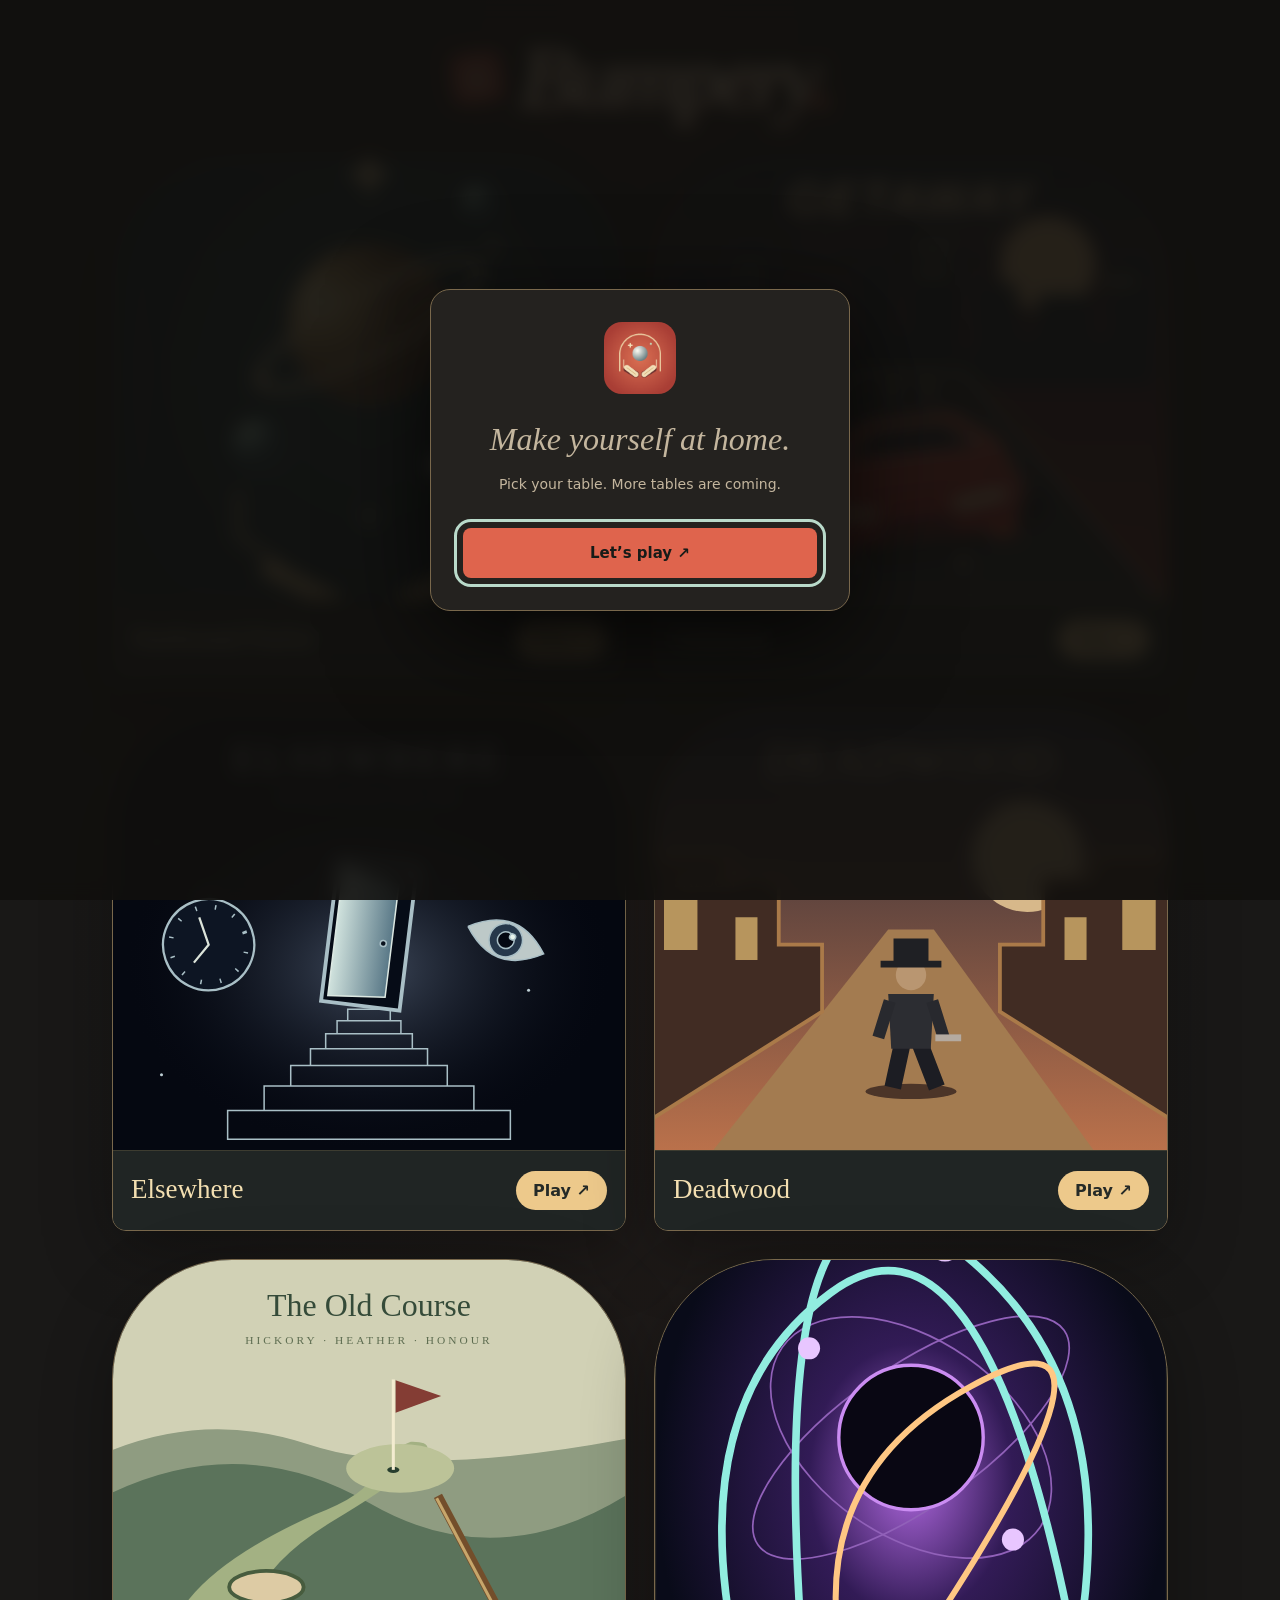
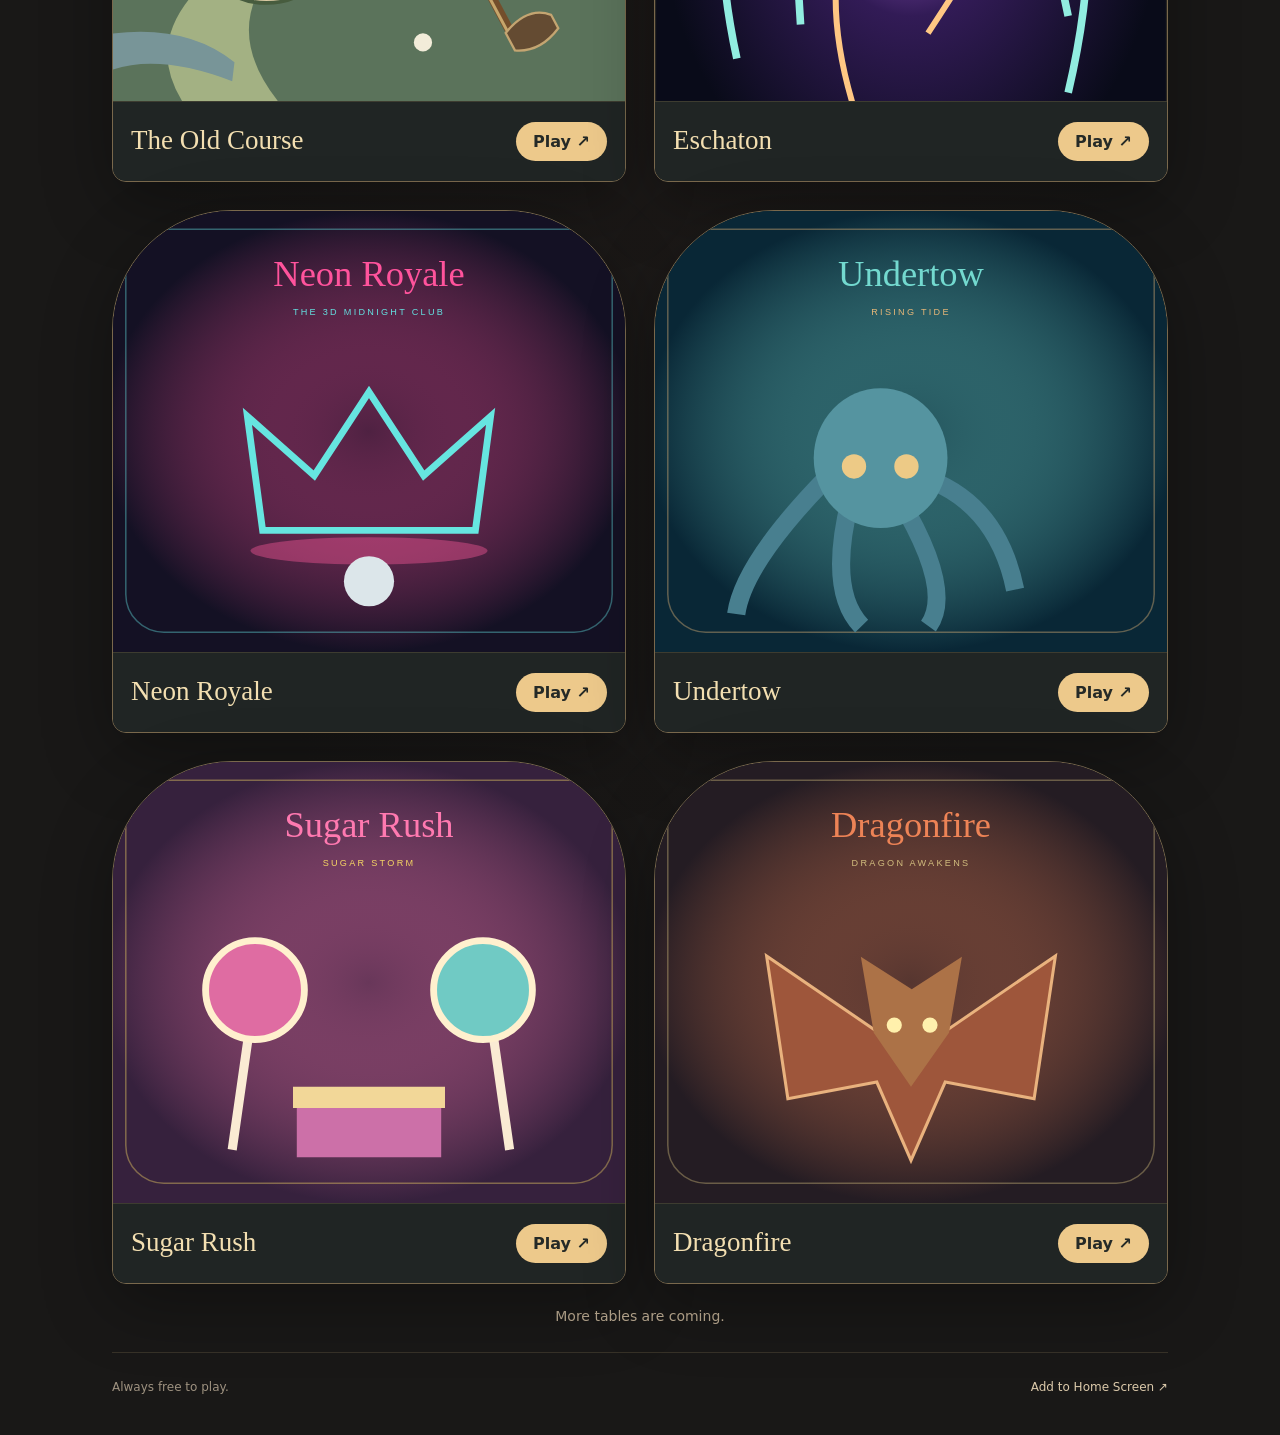
<file: extension/index.html>
<!doctype html>
<html lang="en">
<head>
<meta charset="utf-8"><meta name="viewport" content="width=device-width, initial-scale=1, viewport-fit=cover">
<meta name="theme-color" content="#191817"><meta name="color-scheme" content="dark">
<meta name="apple-mobile-web-app-capable" content="yes"><meta name="mobile-web-app-capable" content="yes"><meta name="apple-mobile-web-app-status-bar-style" content="black-translucent"><meta name="apple-mobile-web-app-title" content="Bumpery">
<meta name="description" content="Bumpery. A little place for pinball. Explore five original tables, save it to your Home Screen, and come back for more tables.">
<title>Bumpery</title><link rel="icon" href="icon.svg" type="image/svg+xml"><link rel="manifest" href="app.webmanifest"><link rel="apple-touch-icon" sizes="180x180" href="icons/apple-touch-icon.png"><link rel="stylesheet" href="lobby.css">
<script src="tables.js" defer></script><script src="lobby.js" defer></script><script src="pwa.js" defer></script>
</head>
<body class="lobby">
<main class="arcade">
  <header class="brand"><img src="icon.svg" width="52" height="52" alt=""><h1>Bumpery<span aria-hidden="true">.</span></h1></header>
  <div id="table-list" class="table-list" aria-label="Pinball tables"></div>
  <p class="coming">More tables are coming.</p>
  <footer><span>Always free to play.</span><button id="install" type="button">Add to Home Screen ↗</button></footer>
  <noscript><p>Turn on JavaScript to play pinball.</p></noscript>
</main>
<dialog id="welcome" aria-label="Welcome to Bumpery">
  <img src="icons/icon-192.png" width="72" height="72" alt="Bumpery app icon">
  <p id="welcome-main" class="welcome-main">Make yourself at home.</p>
  <p id="welcome-copy">Pick your table. More tables are coming.</p>
  <p id="install-steps" hidden>In Safari, tap <b>Share</b> <span aria-hidden="true">↥</span>, then <b>Add to Home Screen</b> and <b>Add</b>. If shown, keep <b>Open as Web App</b> on.</p>
  <p id="install-detail" hidden>Your own app icon. Full-screen play. Offline pinball after the first online visit.</p>
  <button id="welcome-close" type="button">Let’s play ↗</button>
</dialog>
</body></html>
</file>
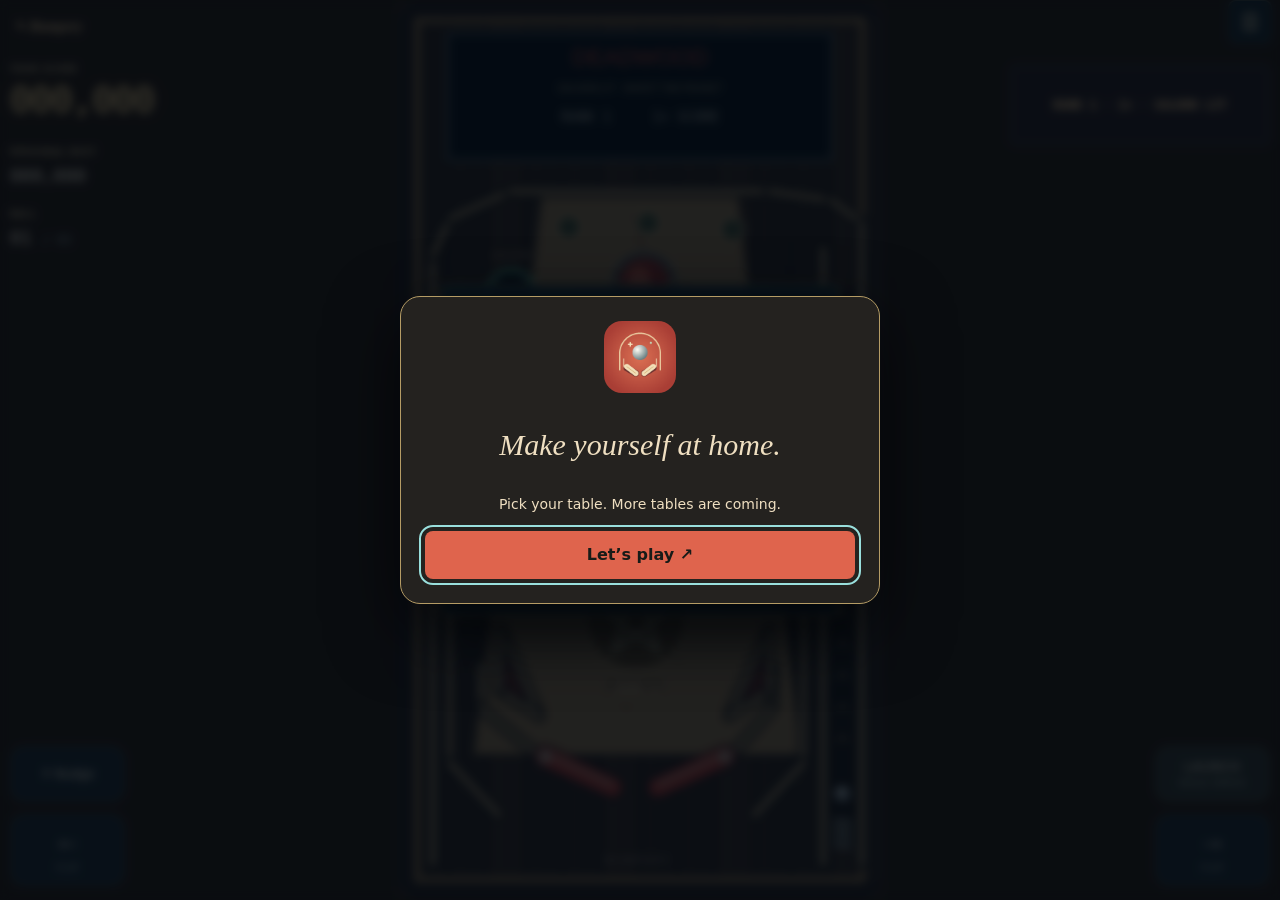
<file: extension/deadwood.html>
<!doctype html>
<html lang="en">
<head>
<meta charset="utf-8"><meta name="viewport" content="width=device-width, initial-scale=1, viewport-fit=cover"><meta name="color-scheme" content="dark">
<meta name="theme-color" content="#0b1926"><meta name="apple-mobile-web-app-capable" content="yes"><meta name="mobile-web-app-capable" content="yes"><meta name="apple-mobile-web-app-status-bar-style" content="black-translucent"><meta name="apple-mobile-web-app-title" content="Bumpery">
<meta name="description" content="Western pinball with a perspective quick-draw showdown. Wait for FIRE and outdraw the next opponent.">
<link rel="manifest" href="app.webmanifest"><link rel="apple-touch-icon" sizes="180x180" href="icons/apple-touch-icon.png">
<title>Deadwood · Bumpery</title><link rel="icon" href="icon.svg" type="image/svg+xml"><link rel="stylesheet" href="game.css"><link rel="stylesheet" href="layout.css"><link rel="stylesheet" href="deadwood.css">
<script src="tables.js" defer></script><script src="config.js" defer></script><script src="leaderboard.js" defer></script><script src="physics.js" defer></script><script src="renderer.js" defer></script><script src="getaway-physics.js" defer></script><script src="deadwood-physics.js" defer></script><script src="deadwood-renderer.js" defer></script><script src="deadwood-game.js" defer></script><script src="pwa.js" defer></script>
</head>
<body data-table="deadwood"><main class="parlor"><button id="game-menu" type="button" aria-label="Game menu" aria-expanded="false" aria-controls="game-toolbar">☰</button>
<header class="masthead"><a class="back-to-lobby" href="index.html">↖ Bumpery</a><h1>Deadwood</h1></header>
<section class="dashboard" aria-label="Scoreboard"><div class="score-block"><span class="label">YOUR SCORE</span><output id="score">000,000</output></div><div class="secondary"><div><span class="label">PERSONAL BEST</span><output id="best">000,000</output></div><div><span class="label">BALL</span><output id="ball-count">01 <small>/ 03</small></output></div></div></section>
<section class="machine" aria-label="Pinball table"><canvas id="table" width="600" height="1100" aria-label="Western pinball. Tap either flipper after FIRE in a showdown. Use left and right arrows for flippers and hold then release Space to launch."></canvas><div id="overlay" class="overlay"><div class="overlay-card"><span class="label" id="overlay-kicker">THE LAST LIGHT IN THE WEST</span><h2 id="overlay-title">Stand your ground.</h2><p id="overlay-copy">Shoot the lit saloon pocket.<br>3. 2. 1. Wait for FIRE.</p><button id="start" class="primary">Ride into town <span>↗</span></button><span class="overlay-hint">THREE BALLS · ONE FAST HAND</span></div></div></section>
<aside class="console"><div class="mission"><span class="label">DISPATCH <i></i></span><p id="message" role="status" aria-live="polite">Welcome to Deadwood, stranger.</p><div class="beacons" aria-label="Lanterns"><span id="beacon-0">01 · DUSK</span><span id="beacon-1">02 · DUST</span><span id="beacon-2">03 · DAWN</span></div></div><div class="controls"><button id="left" aria-label="Left flipper">← <span>FLIP</span></button><button id="launch" aria-label="Hold to charge, release to launch">LAUNCH <span>HOLD SPACE</span></button><button id="right" aria-label="Right flipper">→ <span>FLIP</span></button></div><div class="toolbar" id="game-toolbar"><button id="pause">Ⅱ Pause</button><button id="sound" aria-pressed="false">♪ Sound off</button><button id="fullscreen">⛶ Fullscreen</button><button id="help" aria-expanded="false">? Guide</button></div><div id="guide" hidden><p><b>← / A</b> left flipper · <b>→ / D</b> right flipper<br><b>Space</b> hold & release to launch · <b>N</b> nudge<br><b>P / Esc</b> pause · <b>M</b> sound</p><p>Shoot the lit saloon pocket to begin a showdown. Release the flippers, then tap either one only when FIRE appears. Three nudges in quick succession tilt the table. Ball save lasts 10 seconds after a fresh launch.</p></div><p class="footnote">THE LAST LIGHT IN THE WEST</p></aside>
</main>
<dialog id="leaderboard-dialog" aria-labelledby="leaderboard-title">
  <div class="dialog-heading"><span class="label">RIDERS FROM EVERYWHERE</span><button id="close-leaderboard" aria-label="Close leaderboard">×</button></div>
  <h2 id="leaderboard-title">Deadwood scores</h2>
  <p class="dialog-copy">Global leaderboard · best run per player</p>
  <p id="leaderboard-status" role="status">Connecting to the leaderboard…</p>
  <ol id="leaderboard-list"></ol>
  <form id="score-form" hidden><label for="nickname">Your public nickname</label><input id="nickname" name="nickname" type="text" minlength="2" maxlength="16" pattern="[A-Za-z0-9 _-]{2,16}" autocomplete="nickname" placeholder="Dust Rider" required><p id="submit-summary"></p><button class="primary" id="submit-score" type="submit">Post this run ↗</button><small>Your nickname and score will be public. Use a nickname.</small></form>
  <button id="refresh-leaderboard" class="quiet-button">Refresh scores</button>
</dialog>
</body></html>
</file>
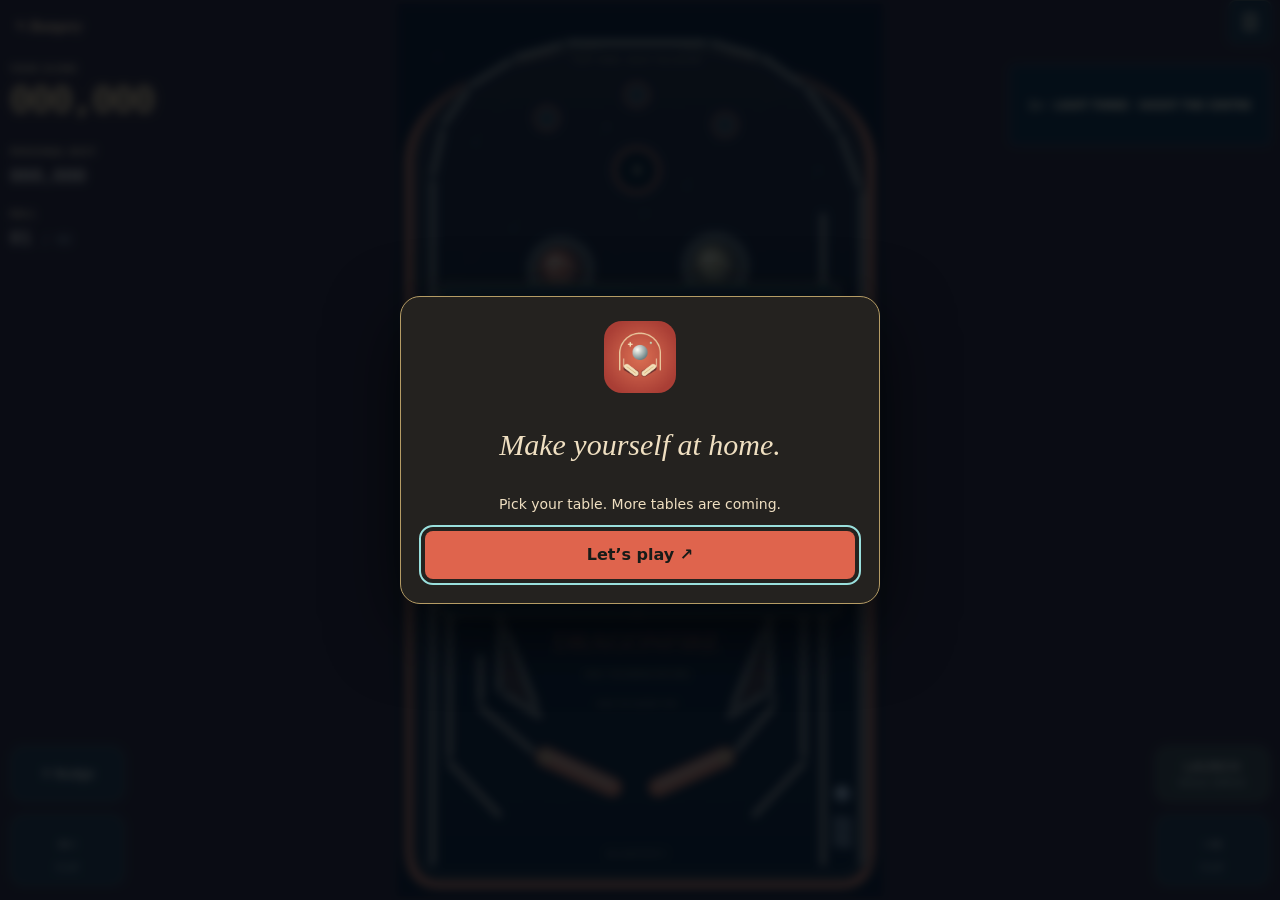
<file: extension/dragonfire.html>
<!doctype html>
<html lang="en">
<head>
<meta charset="utf-8"><meta name="viewport" content="width=device-width, initial-scale=1, viewport-fit=cover"><meta name="color-scheme" content="dark">
<meta name="theme-color" content="#0b1926"><meta name="apple-mobile-web-app-capable" content="yes"><meta name="mobile-web-app-capable" content="yes"><meta name="apple-mobile-web-app-status-bar-style" content="black-translucent"><meta name="apple-mobile-web-app-title" content="Bumpery">
<meta name="description" content="Light three runes and strike the dragon seal. Hit bumpers six times within 25 seconds to defeat the dragon and earn a 12,000-point bounty. The next dragon takes two more hits. Clear six shields to raise scoring.">
<link rel="manifest" href="app.webmanifest"><link rel="apple-touch-icon" sizes="180x180" href="icons/apple-touch-icon.png">
<title>Dragonfire · Bumpery</title><link rel="icon" href="icon.svg" type="image/svg+xml"><link rel="stylesheet" href="game.css"><link rel="stylesheet" href="layout.css"><link rel="stylesheet" href="expansion.css">
<script src="tables.js" defer></script><script src="config.js" defer></script><script src="leaderboard.js" defer></script><script src="physics.js" defer></script><script src="renderer.js" defer></script><script src="expansion-physics.js" defer></script><script src="expansion-renderer.js" defer></script><script src="expansion-game.js" defer></script><script src="pwa.js" defer></script>
</head>
<body data-table="dragonfire"><main class="parlor"><button id="game-menu" type="button" aria-label="Game menu" aria-expanded="false" aria-controls="game-toolbar">☰</button>
<header class="masthead"><a class="back-to-lobby" href="index.html">↖ Bumpery</a><h1>Dragonfire</h1></header>
<section class="dashboard" aria-label="Scoreboard"><div class="score-block"><span class="label">YOUR SCORE</span><output id="score">000,000</output></div><div class="secondary"><div><span class="label">PERSONAL BEST</span><output id="best">000,000</output></div><div><span class="label">BALL</span><output id="ball-count">01 <small>/ 03</small></output></div></div></section>
<section class="machine" aria-label="Pinball table"><canvas id="table" width="600" height="1100" aria-label="Pinball. Use left and right arrows for flippers and hold then release Space to launch."></canvas><div id="overlay" class="overlay"><div class="overlay-card"><span class="label" id="overlay-kicker">WAKE THE ANCIENT FIRE</span><h2 id="overlay-title">Dragonfire</h2><p id="overlay-copy">Light the runes. Wake the dragon.<br>Strike before its fire fades.</p><button id="start" class="primary">Play Dragonfire <span>↗</span></button><span class="overlay-hint">THREE BALLS · DRAGON AWAKENS</span></div></div></section>
<aside class="console"><div class="mission"><span class="label">DISPATCH <i></i></span><p id="message" role="status" aria-live="polite">Welcome to Dragonfire.</p><div class="beacons" aria-label="Table lamps"><span id="beacon-0">01</span><span id="beacon-1">02</span><span id="beacon-2">03</span></div></div><div class="controls"><button id="left" aria-label="Left flipper">← <span>FLIP</span></button><button id="launch" aria-label="Hold to charge, release to launch">LAUNCH <span>HOLD SPACE</span></button><button id="right" aria-label="Right flipper">→ <span>FLIP</span></button></div><div class="toolbar" id="game-toolbar"><button id="pause">Ⅱ Pause</button><button id="sound" aria-pressed="false">♪ Sound off</button><button id="fullscreen">⛶ Fullscreen</button><button id="help" aria-expanded="false">? Guide</button></div><div id="guide" hidden><p><b>← / A</b> left flipper · <b>→ / D</b> right flipper<br><b>Space</b> hold & release to launch · <b>N</b> nudge<br><b>P / Esc</b> pause · <b>M</b> sound</p><p>Light three runes and strike the dragon seal. Hit bumpers six times within 25 seconds to defeat the dragon and earn a 12,000-point bounty. The next dragon takes two more hits. Clear six shields to raise scoring. Three nudges in quick succession tilt the table. Ball save lasts 10 seconds after a fresh launch.</p></div><p class="footnote">WAKE THE ANCIENT FIRE</p></aside>
</main>
<dialog id="leaderboard-dialog" aria-labelledby="leaderboard-title">
  <div class="dialog-heading"><span class="label">PLAYERS FROM EVERYWHERE</span><button id="close-leaderboard" aria-label="Close leaderboard">×</button></div>
  <h2 id="leaderboard-title">Dragonfire scores</h2>
  <p class="dialog-copy">Global leaderboard · best run per player</p>
  <p id="leaderboard-status" role="status">Connecting to the leaderboard…</p>
  <ol id="leaderboard-list"></ol>
  <form id="score-form" hidden><label for="nickname">Your public nickname</label><input id="nickname" name="nickname" type="text" minlength="2" maxlength="16" pattern="[A-Za-z0-9 _-]{2,16}" autocomplete="nickname" placeholder="Pinball Player" required><p id="submit-summary"></p><button class="primary" id="submit-score" type="submit">Post this run ↗</button><small>Your nickname and score will be public. Use a nickname.</small></form>
  <button id="refresh-leaderboard" class="quiet-button">Refresh scores</button>
</dialog>
</body></html>
</file>
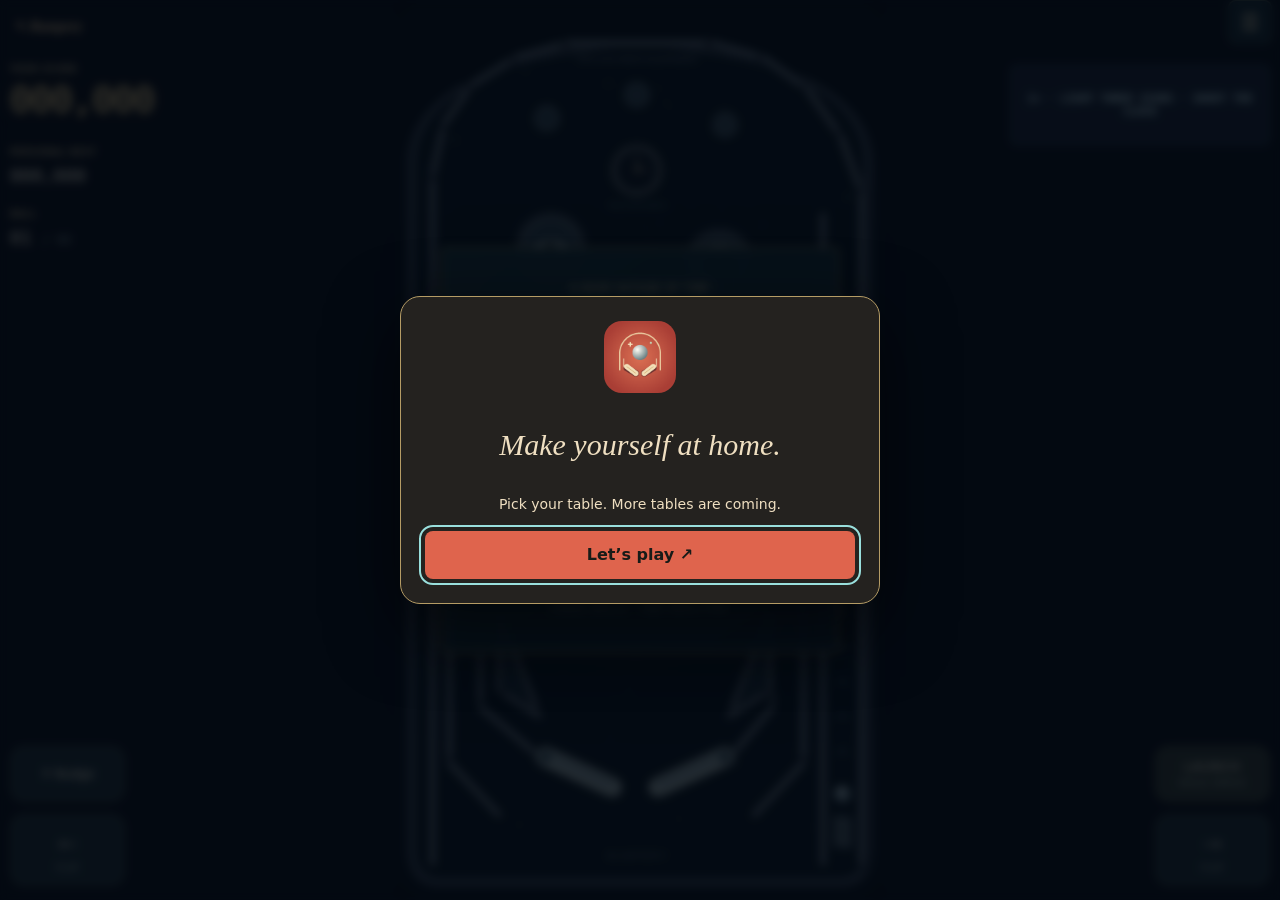
<file: extension/elsewhere.html>
<!doctype html>
<html lang="en">
<head>
<meta charset="utf-8"><meta name="viewport" content="width=device-width, initial-scale=1, viewport-fit=cover"><meta name="color-scheme" content="dark">
<meta name="theme-color" content="#0b1926"><meta name="apple-mobile-web-app-capable" content="yes"><meta name="mobile-web-app-capable" content="yes"><meta name="apple-mobile-web-app-status-bar-style" content="black-translucent"><meta name="apple-mobile-web-app-title" content="Bumpery">
<meta name="description" content="Eerie pinball beyond space and time. Rare warps invert the table and unravel gravity.">
<link rel="manifest" href="app.webmanifest"><link rel="apple-touch-icon" sizes="180x180" href="icons/apple-touch-icon.png">
<title>Elsewhere · Bumpery</title><link rel="icon" href="icon.svg" type="image/svg+xml"><link rel="stylesheet" href="game.css"><link rel="stylesheet" href="layout.css"><link rel="stylesheet" href="elsewhere.css">
<script src="tables.js" defer></script><script src="config.js" defer></script><script src="leaderboard.js" defer></script><script src="physics.js" defer></script><script src="renderer.js" defer></script><script src="elsewhere-physics.js" defer></script><script src="elsewhere-renderer.js" defer></script><script src="elsewhere-game.js" defer></script><script src="pwa.js" defer></script>
</head>
<body data-table="elsewhere"><main class="parlor"><button id="game-menu" type="button" aria-label="Game menu" aria-expanded="false" aria-controls="game-toolbar">☰</button>
<header class="masthead"><a class="back-to-lobby" href="index.html">↖ Bumpery</a><h1>Elsewhere</h1></header>
<section class="dashboard" aria-label="Scoreboard"><div class="score-block"><span class="label">YOUR SCORE</span><output id="score">000,000</output></div><div class="secondary"><div><span class="label">PERSONAL BEST</span><output id="best">000,000</output></div><div><span class="label">BALL</span><output id="ball-count">01 <small>/ 03</small></output></div></div></section>
<section class="machine" aria-label="Pinball table"><canvas id="table" width="600" height="1100" aria-label="Eerie pinball. During a warp, flippers move to the top and gravity reverses. Use left and right arrows for flippers and hold then release Space to launch."></canvas><div id="overlay" class="overlay"><div class="overlay-card"><span class="label" id="overlay-kicker">A DOOR OUTSIDE OF TIME</span><h2 id="overlay-title">Somewhere.<br>Elsewhere.</h2><p id="overlay-copy">Three signs. A clock that runs backward.<br>A silver ball that remembers the way home.</p><label class="intro-audio"><input id="intro-audio" type="checkbox" checked> Play the pinball tune</label><button id="start" class="primary">Enter Elsewhere <span>↗</span></button><span class="overlay-hint">THREE BALLS · TWO REALITIES</span></div></div></section>
<aside class="console"><div class="mission"><span class="label">THE OTHER SIDE <i></i></span><p id="message" role="status" aria-live="polite">You missed the last train.</p><div class="beacons" aria-label="Three signs"><span id="beacon-0">01 · DOOR</span><span id="beacon-1">02 · CLOCK</span><span id="beacon-2">03 · EYE</span></div></div><div class="controls"><button id="left" aria-label="Left flipper">← <span>FLIP</span></button><button id="launch" aria-label="Hold to charge, release to launch">LAUNCH <span>HOLD SPACE</span></button><button id="right" aria-label="Right flipper">→ <span>FLIP</span></button></div><div class="toolbar" id="game-toolbar"><button id="pause">Ⅱ Pause</button><button id="sound" aria-pressed="false">♪ Sound off</button><button id="fullscreen">⛶ Fullscreen</button><button id="help" aria-expanded="false">? Guide</button></div><div id="guide" hidden><p><b>← / A</b> left flipper · <b>→ / D</b> right flipper<br><b>Space</b> hold & release to launch · <b>N</b> nudge<br><b>P / Esc</b> pause · <b>M</b> sound</p><p>Light three signs, then shoot the clock. Rare clock hits warp the table into another reality. Three nudges in quick succession tilt the table. Ball save lasts 10 seconds after a fresh launch.</p></div><p class="footnote">BEYOND SPACE AND TIME</p></aside>
</main>
<dialog id="leaderboard-dialog" aria-labelledby="leaderboard-title">
  <div class="dialog-heading"><span class="label">TRAVELERS FROM ELSEWHERE</span><button id="close-leaderboard" aria-label="Close leaderboard">×</button></div>
  <h2 id="leaderboard-title">Elsewhere scores</h2>
  <p class="dialog-copy">Global leaderboard · best run per player</p>
  <p id="leaderboard-status" role="status">Connecting to the leaderboard…</p>
  <ol id="leaderboard-list"></ol>
  <form id="score-form" hidden><label for="nickname">Your public nickname</label><input id="nickname" name="nickname" type="text" minlength="2" maxlength="16" pattern="[A-Za-z0-9 _-]{2,16}" autocomplete="nickname" placeholder="Traveler" required><p id="submit-summary"></p><button class="primary" id="submit-score" type="submit">Post this run ↗</button><small>Your nickname and score will be public. Use a nickname.</small></form>
  <button id="refresh-leaderboard" class="quiet-button">Refresh scores</button>
</dialog>
</body></html>
</file>
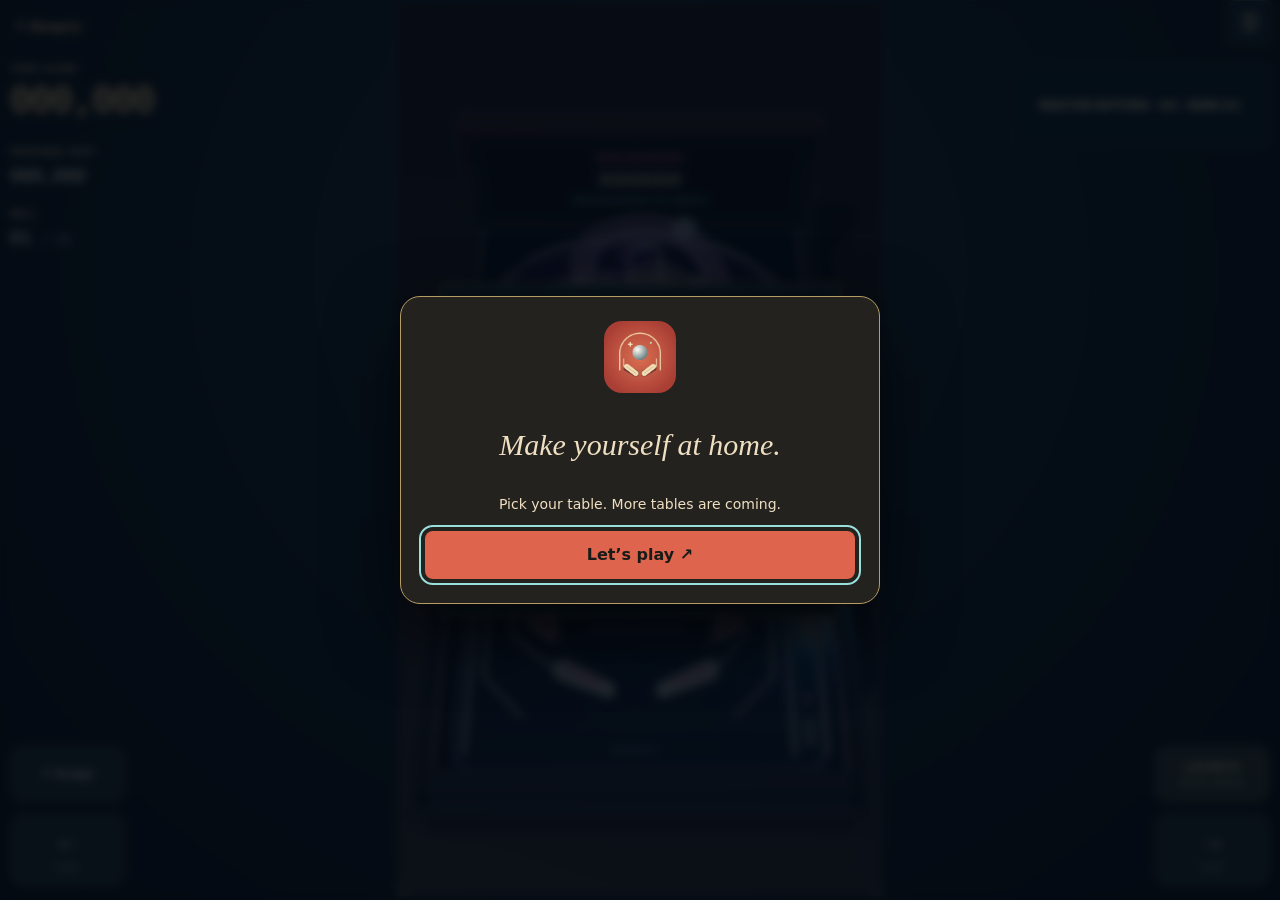
<file: extension/eschaton.html>
<!doctype html>
<html lang="en">
<head>
<meta charset="utf-8"><meta name="viewport" content="width=device-width, initial-scale=1, viewport-fit=cover"><meta name="color-scheme" content="dark">
<meta name="theme-color" content="#0b1926"><meta name="apple-mobile-web-app-capable" content="yes"><meta name="mobile-web-app-capable" content="yes"><meta name="apple-mobile-web-app-status-bar-style" content="black-translucent"><meta name="apple-mobile-web-app-title" content="Bumpery">
<meta name="description" content="Complete the six reactor buttons to open World Breaker. Shoot all three elevated ramps, then the central core to consume a world. Annihilation releases three balls for 35 seconds of double scoring and ramp jackpots. World Breaker needs one bank for the first world, two more for the second, three more for the third, and so on. Cyan: left bridge. Violet: right spiral. Gold: centre ramp. Shoot upward into the illuminated mouths.">
<link rel="manifest" href="app.webmanifest"><link rel="apple-touch-icon" sizes="180x180" href="icons/apple-touch-icon.png">
<title>Eschaton · Bumpery</title><link rel="icon" href="icon.svg" type="image/svg+xml"><link rel="stylesheet" href="game.css"><link rel="stylesheet" href="layout.css"><link rel="stylesheet" href="expansion.css">
<script src="tables.js" defer></script><script src="config.js" defer></script><script src="leaderboard.js" defer></script><script src="physics.js" defer></script><script src="renderer.js" defer></script><script src="expansion-physics.js" defer></script><script src="expansion-renderer.js" defer></script><script src="eschaton-physics.js" defer></script><script src="eschaton-art.js" defer></script><script src="eschaton-game.js" defer></script><script src="eschaton-3d.js" type="module"></script><script src="pwa.js" defer></script>
</head>
<body data-table="eschaton"><main class="parlor"><button id="game-menu" type="button" aria-label="Game menu" aria-expanded="false" aria-controls="game-toolbar">☰</button>
<header class="masthead"><a class="back-to-lobby" href="index.html">↖ Bumpery</a><h1>Eschaton</h1></header>
<section class="dashboard" aria-label="Scoreboard"><div class="score-block"><span class="label">YOUR SCORE</span><output id="score">000,000</output></div><div class="secondary"><div><span class="label">PERSONAL BEST</span><output id="best">000,000</output></div><div><span class="label">BALL</span><output id="ball-count">01 <small>/ 03</small></output></div></div></section>
<section class="machine" aria-label="Pinball table"><canvas id="table" width="600" height="1100" aria-label="Pinball. Use left and right arrows for flippers and hold then release Space to launch."></canvas><div id="overlay" class="overlay"><div class="overlay-card"><span class="label" id="overlay-kicker">THE LAST LIGHT IN THE UNIVERSE</span><h2 id="overlay-title">Eschaton</h2><p id="overlay-copy">Three impossible routes. One hungry core.<br>Feed the machine. End a world.</p><button id="start" class="primary">Play Eschaton <span>↗</span></button><span class="overlay-hint">THREE BALLS · ANNIHILATION</span></div></div></section>
<aside class="console"><div class="mission"><span class="label">DISPATCH <i></i></span><p id="message" role="status" aria-live="polite">Welcome to Eschaton.</p><div class="beacons" aria-label="Table lamps"><span id="beacon-0">01</span><span id="beacon-1">02</span><span id="beacon-2">03</span></div></div><div class="controls"><button id="left" aria-label="Left flipper">← <span>FLIP</span></button><button id="launch" aria-label="Hold to charge, release to launch">LAUNCH <span>HOLD SPACE</span></button><button id="right" aria-label="Right flipper">→ <span>FLIP</span></button></div><div class="toolbar" id="game-toolbar"><button id="pause">Ⅱ Pause</button><button id="sound" aria-pressed="false">♪ Sound off</button><button id="fullscreen">⛶ Fullscreen</button><button id="help" aria-expanded="false">? Guide</button></div><div id="guide" hidden><p><b>← / A</b> left flipper · <b>→ / D</b> right flipper<br><b>Space</b> hold & release to launch · <b>N</b> nudge<br><b>P / Esc</b> pause · <b>M</b> sound</p><p>Complete the six reactor buttons to open World Breaker. Shoot all three elevated ramps, then the central core to consume a world. Annihilation releases three balls for 35 seconds of double scoring and ramp jackpots. Each world demands another complete button bank to reopen World Breaker. Cyan: left bridge. Violet: right spiral. Gold: centre ramp. Shoot upward into the illuminated mouths.</p></div><p class="footnote">THE LAST LIGHT IN THE UNIVERSE</p></aside>
</main>
<dialog id="leaderboard-dialog" aria-labelledby="leaderboard-title">
  <div class="dialog-heading"><span class="label">PLAYERS FROM EVERYWHERE</span><button id="close-leaderboard" aria-label="Close leaderboard">×</button></div>
  <h2 id="leaderboard-title">Eschaton scores</h2>
  <p class="dialog-copy">Global leaderboard · best run per player</p>
  <p id="leaderboard-status" role="status">Connecting to the leaderboard…</p>
  <ol id="leaderboard-list"></ol>
  <form id="score-form" hidden><label for="nickname">Your public nickname</label><input id="nickname" name="nickname" type="text" minlength="2" maxlength="16" pattern="[A-Za-z0-9 _-]{2,16}" autocomplete="nickname" placeholder="Pinball Player" required><p id="submit-summary"></p><button class="primary" id="submit-score" type="submit">Post this run ↗</button><small>Your nickname and score will be public. Use a nickname.</small></form>
  <button id="refresh-leaderboard" class="quiet-button">Refresh scores</button>
</dialog>
</body></html>
</file>
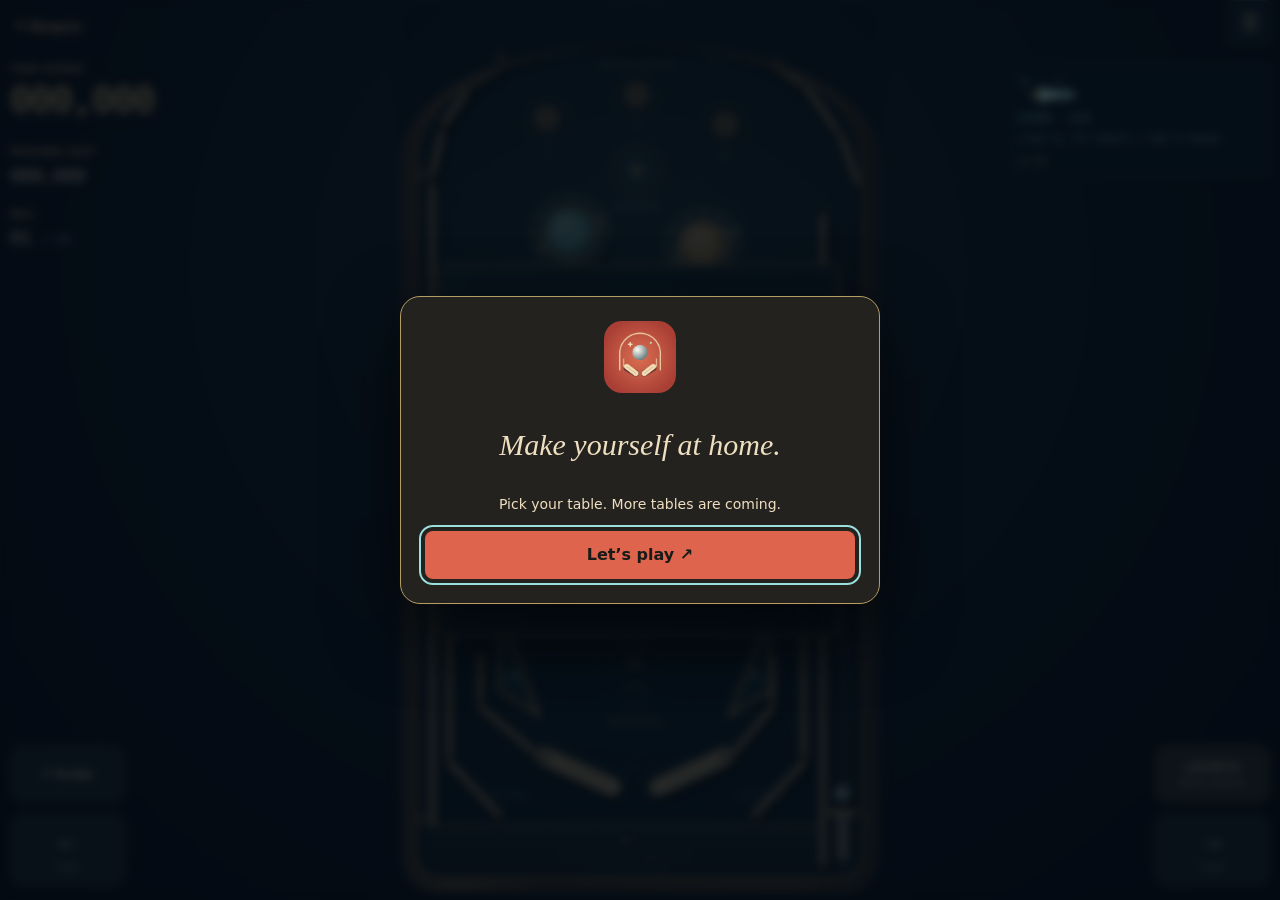
<file: extension/game.html>
<!doctype html>
<html lang="en">
<head>
<meta charset="utf-8"><meta name="viewport" content="width=device-width, initial-scale=1, viewport-fit=cover"><meta name="color-scheme" content="dark">
<meta name="theme-color" content="#0b1926"><meta name="apple-mobile-web-app-capable" content="yes"><meta name="mobile-web-app-capable" content="yes"><meta name="apple-mobile-web-app-status-bar-style" content="black-translucent"><meta name="apple-mobile-web-app-title" content="Bumpery">
<meta name="description" content="A pocket-sized celestial pinball machine. Play offline, chase the stars, and share your best voyage.">
<link rel="manifest" href="app.webmanifest"><link rel="apple-touch-icon" sizes="180x180" href="icons/apple-touch-icon.png">
<title>Starbound Parlor · Bumpery</title><link rel="icon" href="icon.svg" type="image/svg+xml"><link rel="stylesheet" href="game.css"><link rel="stylesheet" href="layout.css">
<script src="tables.js" defer></script><script src="config.js" defer></script><script src="leaderboard.js" defer></script><script src="physics.js" defer></script><script src="renderer.js" defer></script><script src="showtime.js" defer></script><script src="game.js" defer></script><script src="pwa.js" defer></script>
</head>
<body data-table="starbound-parlor"><main class="parlor"><button id="game-menu" type="button" aria-label="Game menu" aria-expanded="false" aria-controls="game-toolbar">☰</button>
<header class="masthead"><a class="back-to-lobby" href="index.html">↖ Bumpery</a><h1>Starbound <em>Parlor</em></h1></header>
<section class="dashboard" aria-label="Scoreboard"><div class="score-block"><span class="label">YOUR VOYAGE</span><output id="score">000,000</output></div><div class="secondary"><div><span class="label">PERSONAL BEST</span><output id="best">000,000</output></div><div><span class="label">BALL</span><output id="ball-count">01 <small>/ 03</small></output></div></div></section>
<section class="machine" aria-label="Pinball table"><canvas id="table" width="600" height="1100" aria-label="Space pinball. Use left and right arrows for flippers and hold then release Space to launch."></canvas><div id="overlay" class="overlay"><div class="overlay-card"><span class="label" id="overlay-kicker">YOUR ADVENTURE AWAITS</span><h2 id="overlay-title">Find your way<br>back to the stars.</h2><p id="overlay-copy">Light the three navigation beacons.<br>Reach the observatory. Bring it home.</p><button id="start" class="primary">Begin voyage <span>↗</span></button><span class="overlay-hint">THREE BALLS · ONE UNIVERSE</span></div></div></section>
<aside class="console"><div class="mission"><span class="label">TRANSMISSION <i></i></span><p id="message" role="status" aria-live="polite">Welcome aboard, voyager.</p><div class="beacons" aria-label="Navigation beacons"><span id="beacon-0">01 · SOL</span><span id="beacon-1">02 · LUNA</span><span id="beacon-2">03 · NOVA</span></div></div><div class="controls"><button id="left" aria-label="Left flipper">← <span>FLIP</span></button><button id="launch" aria-label="Hold to charge, release to launch">LAUNCH <span>HOLD SPACE</span></button><button id="right" aria-label="Right flipper">→ <span>FLIP</span></button></div><div class="toolbar" id="game-toolbar"><button id="pause">Ⅱ Pause</button><button id="sound" aria-pressed="false">♪ Sound off</button><button id="fullscreen">⛶ Fullscreen</button><button id="help" aria-expanded="false">? Guide</button></div><div id="guide" hidden><p><b>← / A</b> left flipper · <b>→ / D</b> right flipper<br><b>Space</b> hold & release to launch · <b>N</b> nudge<br><b>P / Esc</b> pause · <b>M</b> sound</p><p>Hit all three gold beacons, then the observatory for 10,000 × your multiplier. Three nudges in quick succession tilt the table. Ball save lasts 10 seconds after a fresh launch.</p></div><p class="footnote">EST. SOMEWHERE BEYOND THE MOON &nbsp; ✦</p></aside>
</main>
<dialog id="leaderboard-dialog" aria-labelledby="leaderboard-title">
  <div class="dialog-heading"><span class="label">VOYAGERS FROM EVERYWHERE</span><button id="close-leaderboard" aria-label="Close leaderboard">×</button></div>
  <h2 id="leaderboard-title">The star chart</h2>
  <p class="dialog-copy">Global leaderboard · best voyage per player</p>
  <p id="leaderboard-status" role="status">Connecting to the observatory…</p>
  <ol id="leaderboard-list"></ol>
  <form id="score-form" hidden><label for="nickname">Your public callsign</label><input id="nickname" name="nickname" type="text" minlength="2" maxlength="16" pattern="[A-Za-z0-9 _-]{2,16}" autocomplete="nickname" placeholder="Star Voyager" required><p id="submit-summary"></p><button class="primary" id="submit-score" type="submit">Post this voyage ↗</button><small>Your callsign and score will be public. Use a nickname.</small></form>
  <button id="refresh-leaderboard" class="quiet-button">Refresh scores</button>
</dialog>
</body></html>
</file>
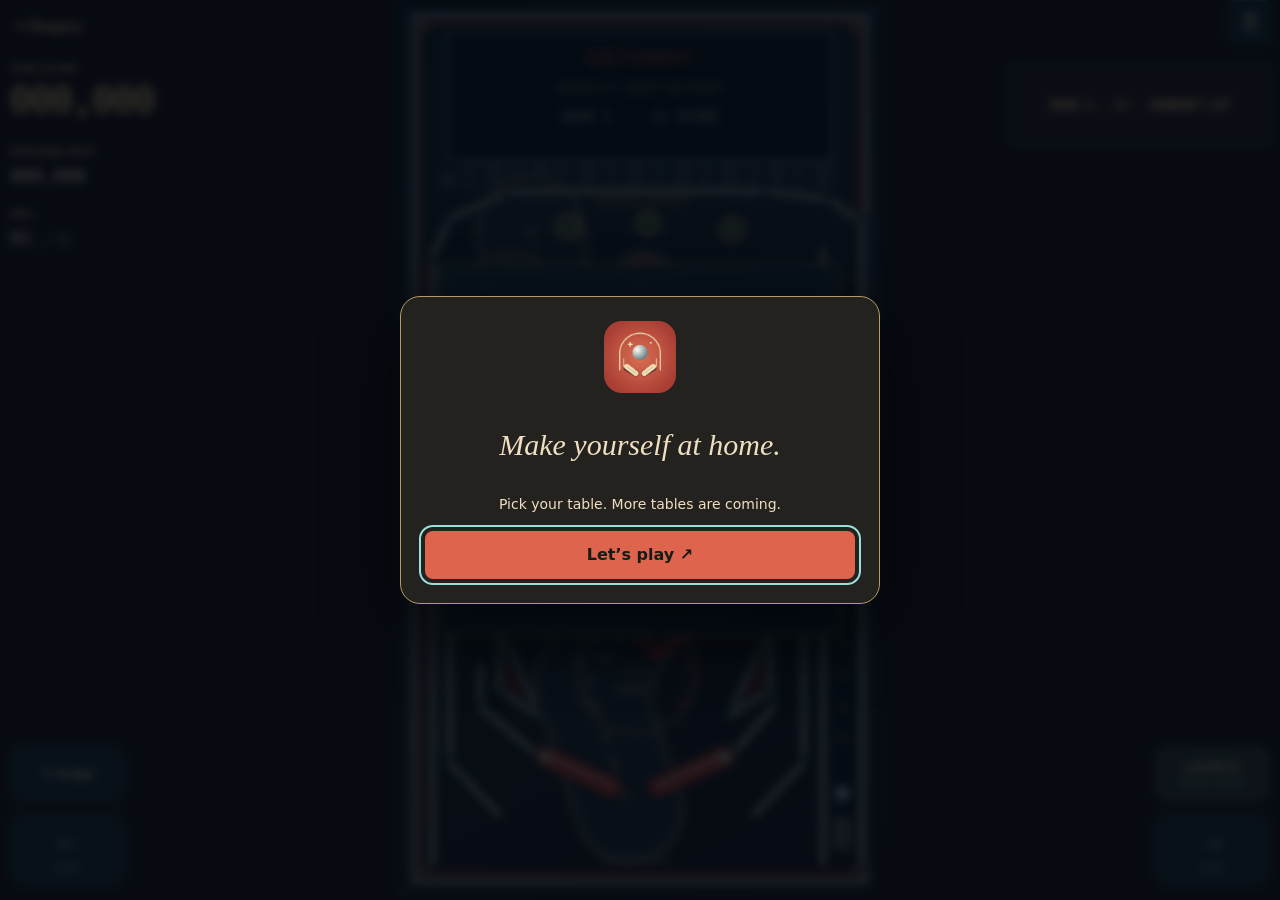
<file: extension/getaway.html>
<!doctype html>
<html lang="en">
<head>
<meta charset="utf-8"><meta name="viewport" content="width=device-width, initial-scale=1, viewport-fit=cover"><meta name="color-scheme" content="dark">
<meta name="theme-color" content="#0b1926"><meta name="apple-mobile-web-app-capable" content="yes"><meta name="mobile-web-app-capable" content="yes"><meta name="apple-mobile-web-app-status-bar-style" content="black-translucent"><meta name="apple-mobile-web-app-title" content="Bumpery">
<meta name="description" content="Night-driving pinball. Lock the ball, steer through a dangerous chase, and earn survival bonuses.">
<link rel="manifest" href="app.webmanifest"><link rel="apple-touch-icon" sizes="180x180" href="icons/apple-touch-icon.png">
<title>Getaway · Bumpery</title><link rel="icon" href="icon.svg" type="image/svg+xml"><link rel="stylesheet" href="game.css"><link rel="stylesheet" href="layout.css"><link rel="stylesheet" href="getaway.css">
<script src="tables.js" defer></script><script src="config.js" defer></script><script src="leaderboard.js" defer></script><script src="physics.js" defer></script><script src="renderer.js" defer></script><script src="getaway-physics.js" defer></script><script src="getaway-renderer.js" defer></script><script src="getaway-game.js" defer></script><script src="pwa.js" defer></script>
</head>
<body data-table="getaway"><main class="parlor"><button id="game-menu" type="button" aria-label="Game menu" aria-expanded="false" aria-controls="game-toolbar">☰</button>
<header class="masthead"><a class="back-to-lobby" href="index.html">↖ Bumpery</a><h1>Getaway</h1></header>
<section class="dashboard" aria-label="Scoreboard"><div class="score-block"><span class="label">YOUR SCORE</span><output id="score">000,000</output></div><div class="secondary"><div><span class="label">PERSONAL BEST</span><output id="best">000,000</output></div><div><span class="label">BALL</span><output id="ball-count">01 <small>/ 03</small></output></div></div></section>
<section class="machine" aria-label="Pinball table"><canvas id="table" width="600" height="1100" aria-label="Driving pinball. Flippers steer during the chase. Use left and right arrows for flippers and hold then release Space to launch."></canvas><div id="overlay" class="overlay"><div class="overlay-card"><span class="label" id="overlay-kicker">THE STREETS ARE WAITING</span><h2 id="overlay-title">Get in.<br>Get away.</h2><p id="overlay-copy">Shoot the lit hideout pocket.<br>Lock the ball. Steer. Survive.</p><button id="start" class="primary">Start your engine <span>↗</span></button><span class="overlay-hint">THREE BALLS · NO EASY WAY OUT</span></div></div></section>
<aside class="console"><div class="mission"><span class="label">DISPATCH <i></i></span><p id="message" role="status" aria-live="polite">Welcome to Port City.</p><div class="beacons" aria-label="Traffic signals"><span id="beacon-0">01 · NORTH</span><span id="beacon-1">02 · DOCKS</span><span id="beacon-2">03 · SOUTH</span></div></div><div class="controls"><button id="left" aria-label="Left flipper">← <span>FLIP</span></button><button id="launch" aria-label="Hold to charge, release to launch">LAUNCH <span>HOLD SPACE</span></button><button id="right" aria-label="Right flipper">→ <span>FLIP</span></button></div><div class="toolbar" id="game-toolbar"><button id="pause">Ⅱ Pause</button><button id="sound" aria-pressed="false">♪ Sound off</button><button id="fullscreen">⛶ Fullscreen</button><button id="help" aria-expanded="false">? Guide</button></div><div id="guide" hidden><p><b>← / A</b> left flipper · <b>→ / D</b> right flipper<br><b>Space</b> hold & release to launch · <b>N</b> nudge<br><b>P / Esc</b> pause · <b>M</b> sound</p><p>Shoot the green-lit hideout pocket to start a chase. The left and right flippers steer your red car. Three nudges in quick succession tilt the table. Ball save lasts 10 seconds after a fresh launch.</p></div><p class="footnote">PORT CITY · AFTER DARK</p></aside>
</main>
<dialog id="leaderboard-dialog" aria-labelledby="leaderboard-title">
  <div class="dialog-heading"><span class="label">DRIVERS FROM EVERYWHERE</span><button id="close-leaderboard" aria-label="Close leaderboard">×</button></div>
  <h2 id="leaderboard-title">Getaway scores</h2>
  <p class="dialog-copy">Global leaderboard · best run per player</p>
  <p id="leaderboard-status" role="status">Connecting to the leaderboard…</p>
  <ol id="leaderboard-list"></ol>
  <form id="score-form" hidden><label for="nickname">Your public nickname</label><input id="nickname" name="nickname" type="text" minlength="2" maxlength="16" pattern="[A-Za-z0-9 _-]{2,16}" autocomplete="nickname" placeholder="Night Driver" required><p id="submit-summary"></p><button class="primary" id="submit-score" type="submit">Post this run ↗</button><small>Your nickname and score will be public. Use a nickname.</small></form>
  <button id="refresh-leaderboard" class="quiet-button">Refresh scores</button>
</dialog>
</body></html>
</file>
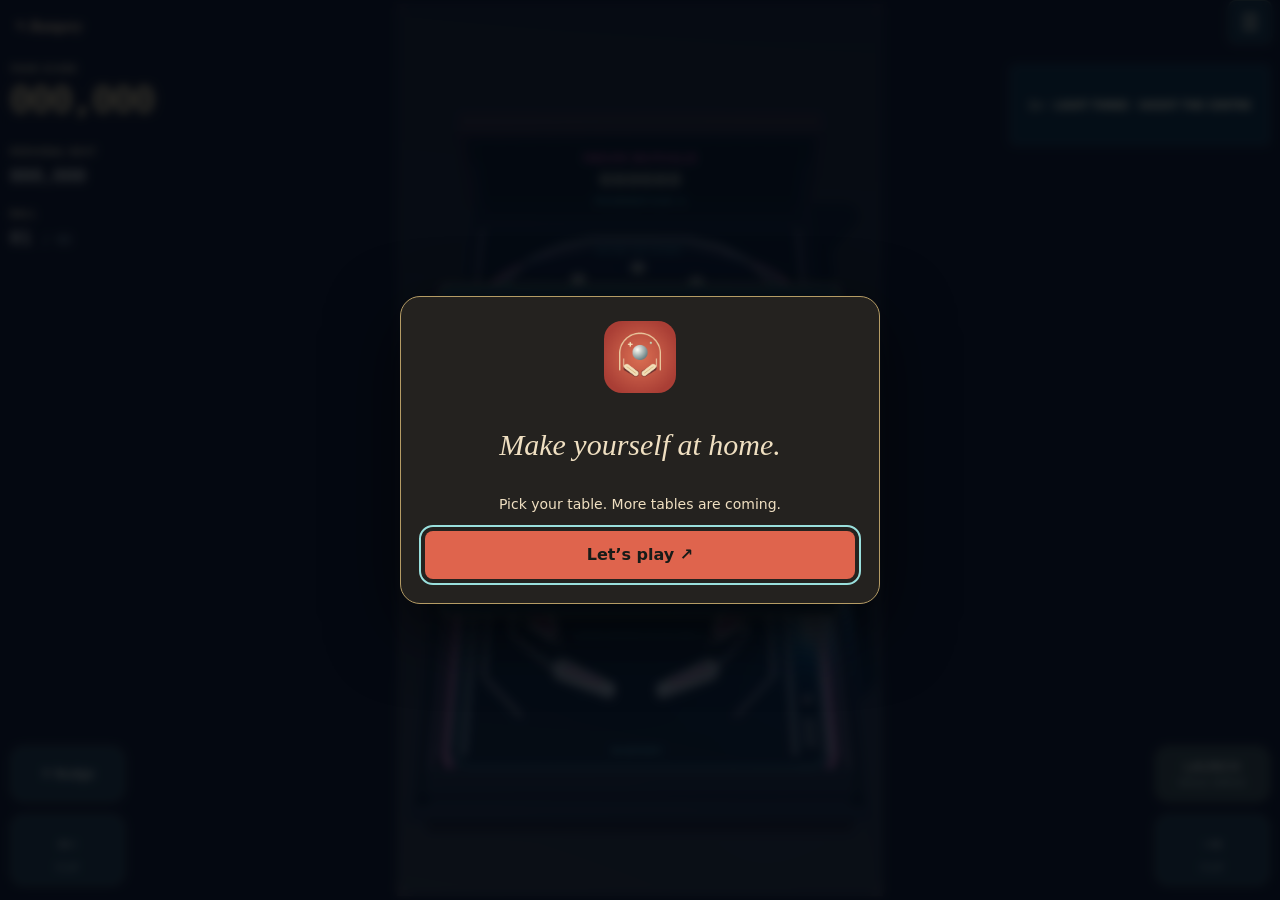
<file: extension/neonroyale.html>
<!doctype html>
<html lang="en">
<head>
<meta charset="utf-8"><meta name="viewport" content="width=device-width, initial-scale=1, viewport-fit=cover"><meta name="color-scheme" content="dark">
<meta name="theme-color" content="#0b1926"><meta name="apple-mobile-web-app-capable" content="yes"><meta name="mobile-web-app-capable" content="yes"><meta name="apple-mobile-web-app-status-bar-style" content="black-translucent"><meta name="apple-mobile-web-app-title" content="Bumpery">
<meta name="description" content="Light three club signs, then shoot the crown to start Last Call: 20 seconds, three balls and double scoring. Clear six targets to raise the multiplier. The first five seconds of a special mode save drains.">
<link rel="manifest" href="app.webmanifest"><link rel="apple-touch-icon" sizes="180x180" href="icons/apple-touch-icon.png">
<title>Neon Royale · Bumpery</title><link rel="icon" href="icon.svg" type="image/svg+xml"><link rel="stylesheet" href="game.css"><link rel="stylesheet" href="layout.css"><link rel="stylesheet" href="expansion.css">
<script src="tables.js" defer></script><script src="config.js" defer></script><script src="leaderboard.js" defer></script><script src="physics.js" defer></script><script src="renderer.js" defer></script><script src="expansion-physics.js" defer></script><script src="expansion-renderer.js" defer></script><script src="expansion-game.js" defer></script><script src="neon-3d.js" type="module"></script><script src="pwa.js" defer></script>
</head>
<body data-table="neonroyale"><main class="parlor"><button id="game-menu" type="button" aria-label="Game menu" aria-expanded="false" aria-controls="game-toolbar">☰</button>
<header class="masthead"><a class="back-to-lobby" href="index.html">↖ Bumpery</a><h1>Neon Royale</h1></header>
<section class="dashboard" aria-label="Scoreboard"><div class="score-block"><span class="label">YOUR SCORE</span><output id="score">000,000</output></div><div class="secondary"><div><span class="label">PERSONAL BEST</span><output id="best">000,000</output></div><div><span class="label">BALL</span><output id="ball-count">01 <small>/ 03</small></output></div></div></section>
<section class="machine" aria-label="Pinball table"><canvas id="table" width="600" height="1100" aria-label="Pinball. Use left and right arrows for flippers and hold then release Space to launch."></canvas><div id="overlay" class="overlay"><div class="overlay-card"><span class="label" id="overlay-kicker">ONE MORE GAME BEFORE THE LIGHTS COME UP</span><h2 id="overlay-title">Neon Royale</h2><p id="overlay-copy">Take your place at the cabinet.<br>Light the club. Play until last call.</p><button id="start" class="primary">Play Neon Royale <span>↗</span></button><span class="overlay-hint">THREE BALLS · LAST CALL</span></div></div></section>
<aside class="console"><div class="mission"><span class="label">DISPATCH <i></i></span><p id="message" role="status" aria-live="polite">Welcome to Neon Royale.</p><div class="beacons" aria-label="Table lamps"><span id="beacon-0">01</span><span id="beacon-1">02</span><span id="beacon-2">03</span></div></div><div class="controls"><button id="left" aria-label="Left flipper">← <span>FLIP</span></button><button id="launch" aria-label="Hold to charge, release to launch">LAUNCH <span>HOLD SPACE</span></button><button id="right" aria-label="Right flipper">→ <span>FLIP</span></button></div><div class="toolbar" id="game-toolbar"><button id="pause">Ⅱ Pause</button><button id="sound" aria-pressed="false">♪ Sound off</button><button id="fullscreen">⛶ Fullscreen</button><button id="help" aria-expanded="false">? Guide</button></div><div id="guide" hidden><p><b>← / A</b> left flipper · <b>→ / D</b> right flipper<br><b>Space</b> hold & release to launch · <b>N</b> nudge<br><b>P / Esc</b> pause · <b>M</b> sound</p><p>Light three club signs, then shoot the crown to start Last Call: 20 seconds, three balls and double scoring. Clear six targets to raise the multiplier. The first five seconds of a special mode save drains. Three nudges in quick succession tilt the table. Ball save lasts 10 seconds after a fresh launch.</p></div><p class="footnote">ONE MORE GAME BEFORE THE LIGHTS COME UP</p></aside>
</main>
<dialog id="leaderboard-dialog" aria-labelledby="leaderboard-title">
  <div class="dialog-heading"><span class="label">PLAYERS FROM EVERYWHERE</span><button id="close-leaderboard" aria-label="Close leaderboard">×</button></div>
  <h2 id="leaderboard-title">Neon Royale scores</h2>
  <p class="dialog-copy">Global leaderboard · best run per player</p>
  <p id="leaderboard-status" role="status">Connecting to the leaderboard…</p>
  <ol id="leaderboard-list"></ol>
  <form id="score-form" hidden><label for="nickname">Your public nickname</label><input id="nickname" name="nickname" type="text" minlength="2" maxlength="16" pattern="[A-Za-z0-9 _-]{2,16}" autocomplete="nickname" placeholder="Pinball Player" required><p id="submit-summary"></p><button class="primary" id="submit-score" type="submit">Post this run ↗</button><small>Your nickname and score will be public. Use a nickname.</small></form>
  <button id="refresh-leaderboard" class="quiet-button">Refresh scores</button>
</dialog>
</body></html>
</file>
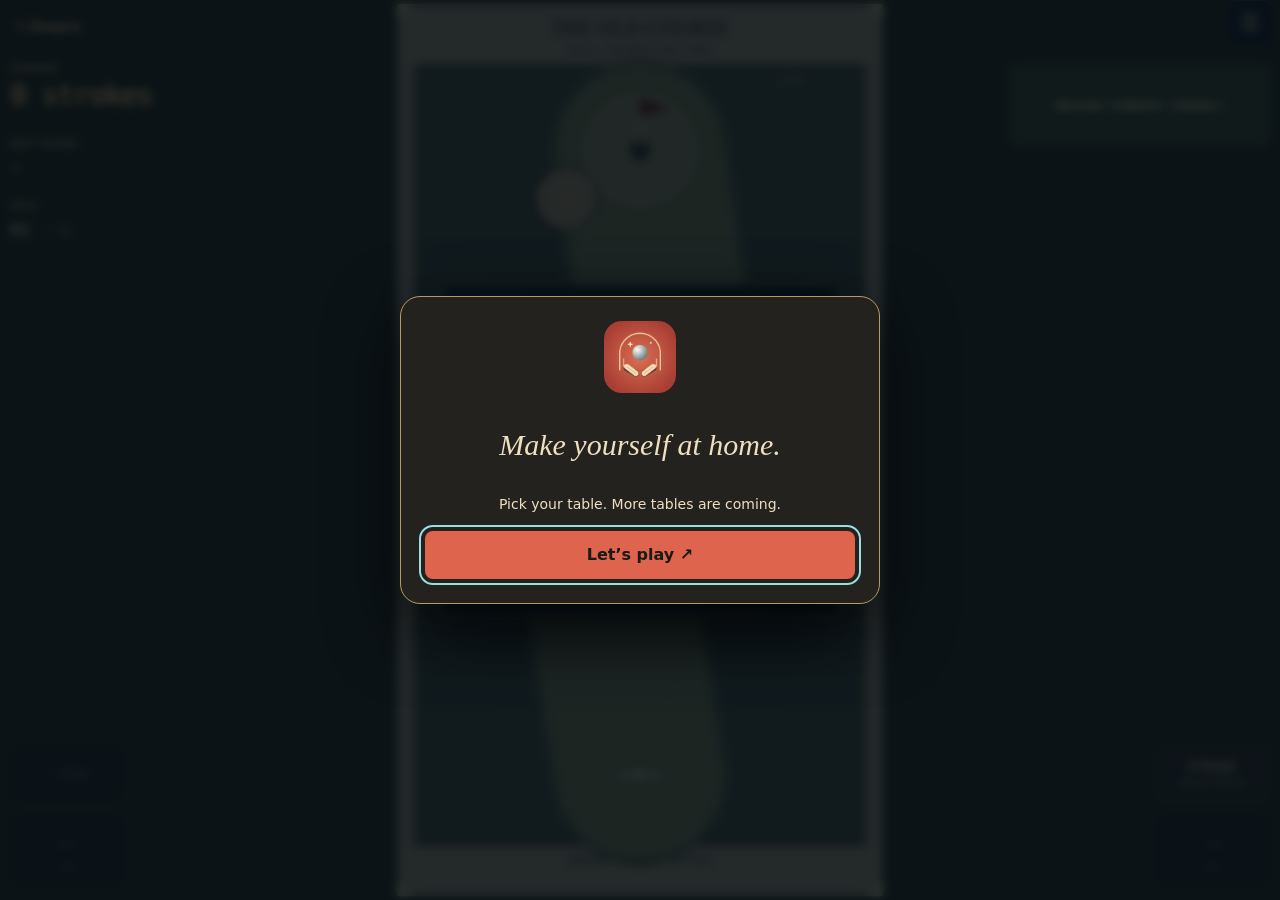
<file: extension/oldcourse.html>
<!doctype html>
<html lang="en">
<head>
<meta charset="utf-8"><meta name="viewport" content="width=device-width, initial-scale=1, viewport-fit=cover"><meta name="color-scheme" content="dark">
<meta name="theme-color" content="#0b1926"><meta name="apple-mobile-web-app-capable" content="yes"><meta name="mobile-web-app-capable" content="yes"><meta name="apple-mobile-web-app-status-bar-style" content="black-translucent"><meta name="apple-mobile-web-app-title" content="Bumpery">
<meta name="description" content="An original nine-hole Scottish-inspired links round, played with a hickory flipper and ball.">
<link rel="manifest" href="app.webmanifest"><link rel="apple-touch-icon" sizes="180x180" href="icons/apple-touch-icon.png">
<title>The Old Course · Bumpery</title><link rel="icon" href="icon.svg" type="image/svg+xml"><link rel="stylesheet" href="game.css"><link rel="stylesheet" href="layout.css"><link rel="stylesheet" href="oldcourse.css">
<script src="tables.js" defer></script><script src="config.js" defer></script><script src="leaderboard.js" defer></script><script src="physics.js" defer></script><script src="renderer.js" defer></script><script src="oldcourse-physics.js" defer></script><script src="oldcourse-renderer.js" defer></script><script src="oldcourse-game.js" defer></script><script src="pwa.js" defer></script>
</head>
<body data-table="oldcourse"><main class="parlor"><button id="game-menu" type="button" aria-label="Game menu" aria-expanded="false" aria-controls="game-toolbar">☰</button>
<header class="masthead"><a class="back-to-lobby" href="index.html">↖ Bumpery</a><h1>The Old Course</h1></header>
<section class="dashboard" aria-label="Scoreboard"><div class="score-block"><span class="label">STROKES</span><output id="score">0</output></div><div class="secondary"><div><span class="label">BEST ROUND</span><output id="best">0</output></div><div><span class="label">HOLE</span><output id="ball-count">01 <small>/ 09</small></output></div></div></section>
<section class="machine" aria-label="Pinball table"><canvas id="table" width="600" height="1100" aria-label="Golf. Aim with left and right, C changes club, hold and release Space to strike."></canvas><div id="overlay" class="overlay"><div class="overlay-card"><span class="label" id="overlay-kicker">A PROPER ROUND</span><h2 id="overlay-title">The links await.</h2><p id="overlay-copy">Aim your hickory flipper. Choose your club.<br>Hold to draw back. Release to strike.</p><button id="start" class="primary">To the first tee <span>↗</span></button><span class="overlay-hint">NINE HOLES · FEWEST STROKES WINS</span></div></div></section>
<aside class="console"><div class="mission"><span class="label">THE CADDIE <i></i></span><p id="message" role="status" aria-live="polite">The morning is yours.</p><div class="beacons" aria-label="Course landmarks"><span id="beacon-0">01 · NORTH</span><span id="beacon-1">02 · DOCKS</span><span id="beacon-2">03 · SOUTH</span></div></div><div class="controls"><button id="left" aria-label="Aim left">← <span>AIM</span></button><button id="launch" aria-label="Hold to draw back, release to strike">STRIKE <span>HOLD SPACE</span></button><button id="right" aria-label="Aim right">→ <span>AIM</span></button></div><div class="toolbar" id="game-toolbar"><button id="pause">Ⅱ Pause</button><button id="sound" aria-pressed="false">♪ Sound off</button><button id="fullscreen">⛶ Fullscreen</button><button id="help" aria-expanded="false">? Guide</button></div><div id="guide" hidden><p><b>← / A</b> aim left · <b>→ / D</b> aim right<br><b>Space</b> hold & release to strike · <b>C</b> change club<br><b>P / Esc</b> pause · <b>M</b> sound</p><p>Choose your club, aim toward the flag, then hold and release Strike. Your ball must enter the hole gently. Lowest nine-hole stroke total wins.</p></div><p class="footnote">HICKORY · HEATHER · HONOUR</p></aside>
</main>
<dialog id="leaderboard-dialog" aria-labelledby="leaderboard-title">
  <div class="dialog-heading"><span class="label">THE CLUBHOUSE</span><button id="close-leaderboard" aria-label="Close leaderboard">×</button></div>
  <h2 id="leaderboard-title">The Old Course scores</h2>
  <p class="dialog-copy">Global leaderboard · lowest completed round per player</p>
  <p id="leaderboard-status" role="status">Connecting to the leaderboard…</p>
  <ol id="leaderboard-list"></ol>
  <form id="score-form" hidden><label for="nickname">Your public nickname</label><input id="nickname" name="nickname" type="text" minlength="2" maxlength="16" pattern="[A-Za-z0-9 _-]{2,16}" autocomplete="nickname" placeholder="Old Tom" required><p id="submit-summary"></p><button class="primary" id="submit-score" type="submit">Post this round ↗</button><small>Your nickname and stroke total will be public. Use a nickname.</small></form>
  <button id="refresh-leaderboard" class="quiet-button">Refresh scores</button>
</dialog>
</body></html>
</file>
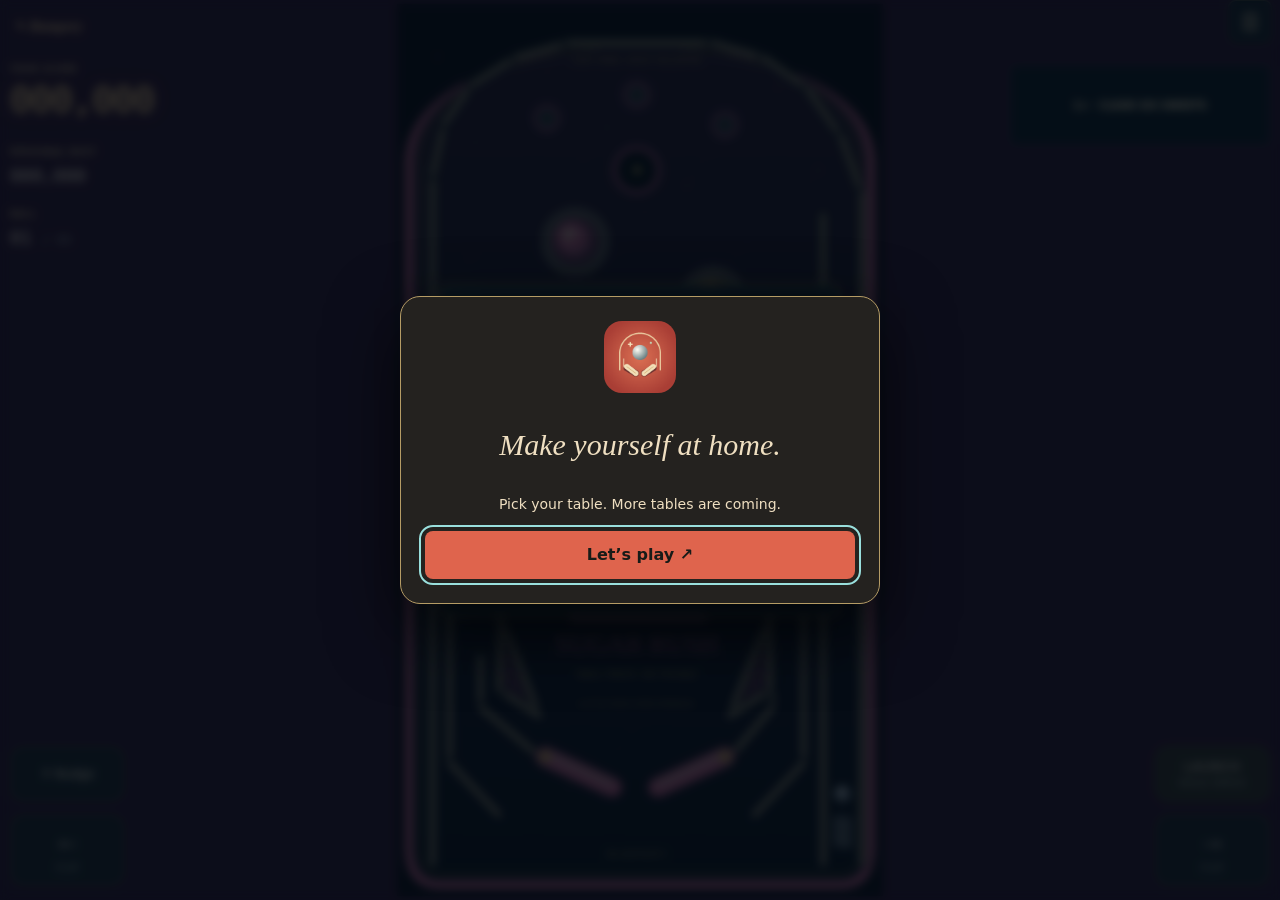
<file: extension/sugarrush.html>
<!doctype html>
<html lang="en">
<head>
<meta charset="utf-8"><meta name="viewport" content="width=device-width, initial-scale=1, viewport-fit=cover"><meta name="color-scheme" content="dark">
<meta name="theme-color" content="#0b1926"><meta name="apple-mobile-web-app-capable" content="yes"><meta name="mobile-web-app-capable" content="yes"><meta name="apple-mobile-web-app-status-bar-style" content="black-translucent"><meta name="apple-mobile-web-app-title" content="Bumpery">
<meta name="description" content="Clear all six sweets to start Sugar Storm: three balls and 25 seconds of double scoring. Light three cherries and shoot the cake for a jackpot. Another storm needs another complete bank.">
<link rel="manifest" href="app.webmanifest"><link rel="apple-touch-icon" sizes="180x180" href="icons/apple-touch-icon.png">
<title>Sugar Rush · Bumpery</title><link rel="icon" href="icon.svg" type="image/svg+xml"><link rel="stylesheet" href="game.css"><link rel="stylesheet" href="layout.css"><link rel="stylesheet" href="expansion.css">
<script src="tables.js" defer></script><script src="config.js" defer></script><script src="leaderboard.js" defer></script><script src="physics.js" defer></script><script src="renderer.js" defer></script><script src="expansion-physics.js" defer></script><script src="expansion-renderer.js" defer></script><script src="expansion-game.js" defer></script><script src="pwa.js" defer></script>
</head>
<body data-table="sugarrush"><main class="parlor"><button id="game-menu" type="button" aria-label="Game menu" aria-expanded="false" aria-controls="game-toolbar">☰</button>
<header class="masthead"><a class="back-to-lobby" href="index.html">↖ Bumpery</a><h1>Sugar Rush</h1></header>
<section class="dashboard" aria-label="Scoreboard"><div class="score-block"><span class="label">YOUR SCORE</span><output id="score">000,000</output></div><div class="secondary"><div><span class="label">PERSONAL BEST</span><output id="best">000,000</output></div><div><span class="label">BALL</span><output id="ball-count">01 <small>/ 03</small></output></div></div></section>
<section class="machine" aria-label="Pinball table"><canvas id="table" width="600" height="1100" aria-label="Pinball. Use left and right arrows for flippers and hold then release Space to launch."></canvas><div id="overlay" class="overlay"><div class="overlay-card"><span class="label" id="overlay-kicker">A LITTLE CHAOS. EXTRA SPRINKLES.</span><h2 id="overlay-title">Sugar Rush</h2><p id="overlay-copy">Six sweets unlock a sugar storm.<br>Three balls. Extra sprinkles.</p><button id="start" class="primary">Play Sugar Rush <span>↗</span></button><span class="overlay-hint">THREE BALLS · SUGAR STORM</span></div></div></section>
<aside class="console"><div class="mission"><span class="label">DISPATCH <i></i></span><p id="message" role="status" aria-live="polite">Welcome to Sugar Rush.</p><div class="beacons" aria-label="Table lamps"><span id="beacon-0">01</span><span id="beacon-1">02</span><span id="beacon-2">03</span></div></div><div class="controls"><button id="left" aria-label="Left flipper">← <span>FLIP</span></button><button id="launch" aria-label="Hold to charge, release to launch">LAUNCH <span>HOLD SPACE</span></button><button id="right" aria-label="Right flipper">→ <span>FLIP</span></button></div><div class="toolbar" id="game-toolbar"><button id="pause">Ⅱ Pause</button><button id="sound" aria-pressed="false">♪ Sound off</button><button id="fullscreen">⛶ Fullscreen</button><button id="help" aria-expanded="false">? Guide</button></div><div id="guide" hidden><p><b>← / A</b> left flipper · <b>→ / D</b> right flipper<br><b>Space</b> hold & release to launch · <b>N</b> nudge<br><b>P / Esc</b> pause · <b>M</b> sound</p><p>Clear all six sweets to start Sugar Storm: three balls and 25 seconds of double scoring. Light three cherries and shoot the cake for a jackpot. Another storm needs another complete bank. Three nudges in quick succession tilt the table. Ball save lasts 10 seconds after a fresh launch.</p></div><p class="footnote">A LITTLE CHAOS. EXTRA SPRINKLES.</p></aside>
</main>
<dialog id="leaderboard-dialog" aria-labelledby="leaderboard-title">
  <div class="dialog-heading"><span class="label">PLAYERS FROM EVERYWHERE</span><button id="close-leaderboard" aria-label="Close leaderboard">×</button></div>
  <h2 id="leaderboard-title">Sugar Rush scores</h2>
  <p class="dialog-copy">Global leaderboard · best run per player</p>
  <p id="leaderboard-status" role="status">Connecting to the leaderboard…</p>
  <ol id="leaderboard-list"></ol>
  <form id="score-form" hidden><label for="nickname">Your public nickname</label><input id="nickname" name="nickname" type="text" minlength="2" maxlength="16" pattern="[A-Za-z0-9 _-]{2,16}" autocomplete="nickname" placeholder="Pinball Player" required><p id="submit-summary"></p><button class="primary" id="submit-score" type="submit">Post this run ↗</button><small>Your nickname and score will be public. Use a nickname.</small></form>
  <button id="refresh-leaderboard" class="quiet-button">Refresh scores</button>
</dialog>
</body></html>
</file>
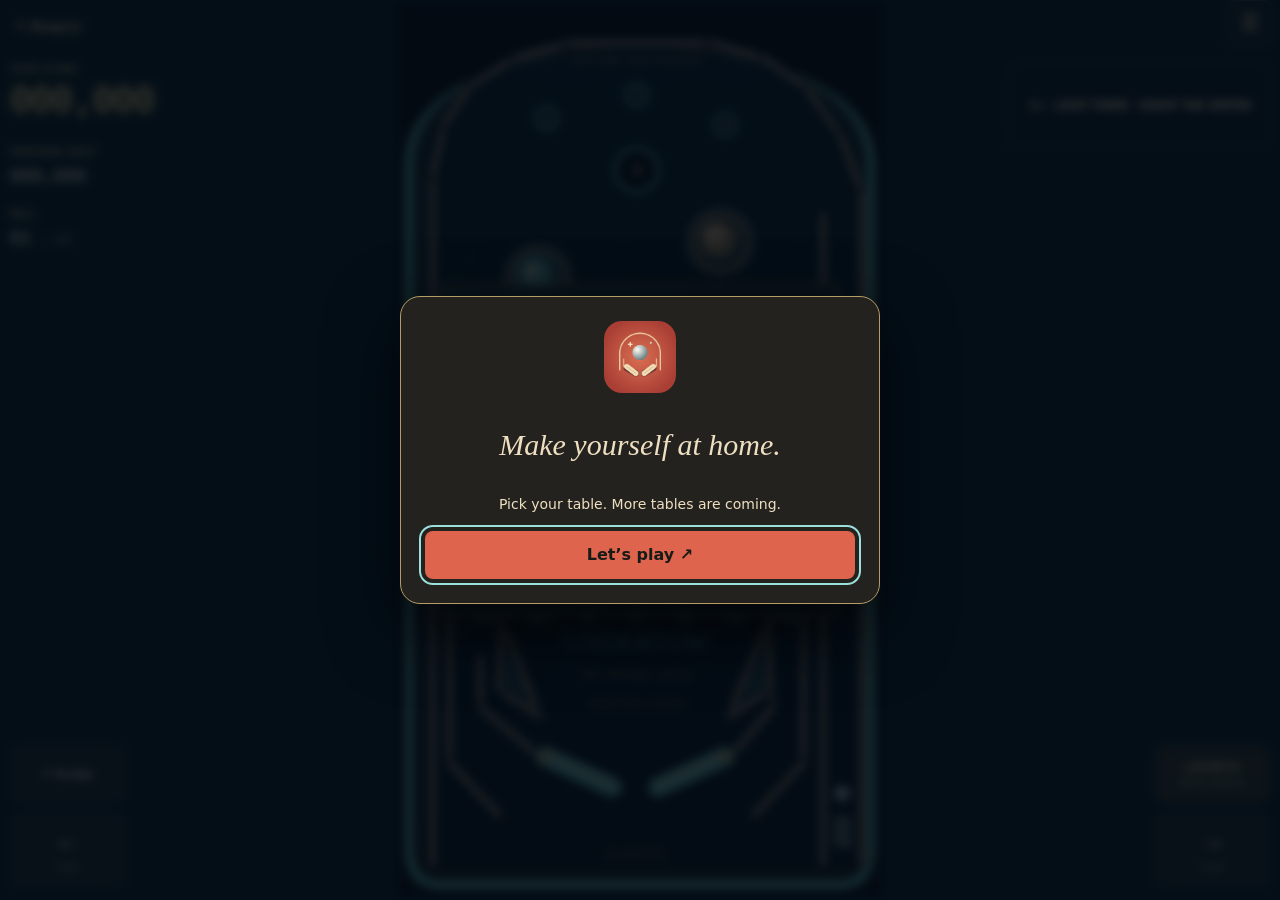
<file: extension/undertow.html>
<!doctype html>
<html lang="en">
<head>
<meta charset="utf-8"><meta name="viewport" content="width=device-width, initial-scale=1, viewport-fit=cover"><meta name="color-scheme" content="dark">
<meta name="theme-color" content="#0b1926"><meta name="apple-mobile-web-app-capable" content="yes"><meta name="mobile-web-app-capable" content="yes"><meta name="apple-mobile-web-app-status-bar-style" content="black-translucent"><meta name="apple-mobile-web-app-title" content="Bumpery">
<meta name="description" content="Light three dive lamps, then hit the diving bell for Rising Tide. For 22 seconds water slows the fall, currents sweep sideways, and scoring doubles. Clear six relics to raise the multiplier.">
<link rel="manifest" href="app.webmanifest"><link rel="apple-touch-icon" sizes="180x180" href="icons/apple-touch-icon.png">
<title>Undertow · Bumpery</title><link rel="icon" href="icon.svg" type="image/svg+xml"><link rel="stylesheet" href="game.css"><link rel="stylesheet" href="layout.css"><link rel="stylesheet" href="expansion.css">
<script src="tables.js" defer></script><script src="config.js" defer></script><script src="leaderboard.js" defer></script><script src="physics.js" defer></script><script src="renderer.js" defer></script><script src="expansion-physics.js" defer></script><script src="expansion-renderer.js" defer></script><script src="expansion-game.js" defer></script><script src="pwa.js" defer></script>
</head>
<body data-table="undertow"><main class="parlor"><button id="game-menu" type="button" aria-label="Game menu" aria-expanded="false" aria-controls="game-toolbar">☰</button>
<header class="masthead"><a class="back-to-lobby" href="index.html">↖ Bumpery</a><h1>Undertow</h1></header>
<section class="dashboard" aria-label="Scoreboard"><div class="score-block"><span class="label">YOUR SCORE</span><output id="score">000,000</output></div><div class="secondary"><div><span class="label">PERSONAL BEST</span><output id="best">000,000</output></div><div><span class="label">BALL</span><output id="ball-count">01 <small>/ 03</small></output></div></div></section>
<section class="machine" aria-label="Pinball table"><canvas id="table" width="600" height="1100" aria-label="Pinball. Use left and right arrows for flippers and hold then release Space to launch."></canvas><div id="overlay" class="overlay"><div class="overlay-card"><span class="label" id="overlay-kicker">THE DEEP KEEPS ITS SECRETS</span><h2 id="overlay-title">Undertow</h2><p id="overlay-copy">Descend into the deep.<br>Ride the rising tide.</p><button id="start" class="primary">Play Undertow <span>↗</span></button><span class="overlay-hint">THREE BALLS · RISING TIDE</span></div></div></section>
<aside class="console"><div class="mission"><span class="label">DISPATCH <i></i></span><p id="message" role="status" aria-live="polite">Welcome to Undertow.</p><div class="beacons" aria-label="Table lamps"><span id="beacon-0">01</span><span id="beacon-1">02</span><span id="beacon-2">03</span></div></div><div class="controls"><button id="left" aria-label="Left flipper">← <span>FLIP</span></button><button id="launch" aria-label="Hold to charge, release to launch">LAUNCH <span>HOLD SPACE</span></button><button id="right" aria-label="Right flipper">→ <span>FLIP</span></button></div><div class="toolbar" id="game-toolbar"><button id="pause">Ⅱ Pause</button><button id="sound" aria-pressed="false">♪ Sound off</button><button id="fullscreen">⛶ Fullscreen</button><button id="help" aria-expanded="false">? Guide</button></div><div id="guide" hidden><p><b>← / A</b> left flipper · <b>→ / D</b> right flipper<br><b>Space</b> hold & release to launch · <b>N</b> nudge<br><b>P / Esc</b> pause · <b>M</b> sound</p><p>Light three dive lamps, then hit the diving bell for Rising Tide. For 22 seconds water slows the fall, currents sweep sideways, and scoring doubles. Clear six relics to raise the multiplier. Three nudges in quick succession tilt the table. Ball save lasts 10 seconds after a fresh launch.</p></div><p class="footnote">THE DEEP KEEPS ITS SECRETS</p></aside>
</main>
<dialog id="leaderboard-dialog" aria-labelledby="leaderboard-title">
  <div class="dialog-heading"><span class="label">PLAYERS FROM EVERYWHERE</span><button id="close-leaderboard" aria-label="Close leaderboard">×</button></div>
  <h2 id="leaderboard-title">Undertow scores</h2>
  <p class="dialog-copy">Global leaderboard · best run per player</p>
  <p id="leaderboard-status" role="status">Connecting to the leaderboard…</p>
  <ol id="leaderboard-list"></ol>
  <form id="score-form" hidden><label for="nickname">Your public nickname</label><input id="nickname" name="nickname" type="text" minlength="2" maxlength="16" pattern="[A-Za-z0-9 _-]{2,16}" autocomplete="nickname" placeholder="Pinball Player" required><p id="submit-summary"></p><button class="primary" id="submit-score" type="submit">Post this run ↗</button><small>Your nickname and score will be public. Use a nickname.</small></form>
  <button id="refresh-leaderboard" class="quiet-button">Refresh scores</button>
</dialog>
</body></html>
</file>
<file: extension/lobby.css>
*{box-sizing:border-box} :root{color-scheme:dark;font-family:system-ui,-apple-system,sans-serif;color:#efdfc1;background:#191817}
body{margin:0;min-height:100dvh;background:radial-gradient(ellipse at 50% 12%,#3e2b2540,transparent 65%),#191817}
button,a{-webkit-tap-highlight-color:transparent}button{font:inherit;cursor:pointer}a,button{touch-action:manipulation}a:focus-visible,button:focus-visible{outline:3px solid #b9daca;outline-offset:6px}
.arcade{width:min(100%,740px);margin:auto;padding:max(30px,env(safe-area-inset-top)) max(22px,env(safe-area-inset-right)) max(26px,env(safe-area-inset-bottom)) max(22px,env(safe-area-inset-left))}
.brand{display:flex;align-items:center;justify-content:center;gap:15px;margin:0 0 30px}.brand img{transform:rotate(-8deg)}h1{margin:0;font:italic 900 clamp(54px,10vw,88px)/1.1 Georgia,serif;letter-spacing:-5px;text-shadow:2px 3px 0 #8d3c31}h1 span{color:#e36d50}
.table-list{display:grid;gap:28px}.table-card{display:block;position:relative;overflow:hidden;border:1px solid #79684c;border-radius:120px 120px 14px 14px;background:#14252a;color:#f3dfb1;text-decoration:none;box-shadow:0 20px 70px #0005,inset 0 0 0 5px #282622;transition:transform .18s,border-color .18s}.table-card:hover{transform:translateY(-3px);border-color:#e1bd7d}.table-card>img{display:block;width:100%;height:clamp(260px,49dvh,500px);object-fit:cover}.table-label{display:flex;align-items:center;justify-content:space-between;gap:16px;padding:23px 26px;border-top:1px solid #9b85583d;background:#202524}.table-label strong{font:400 clamp(24px,5vw,34px)/1.1 Georgia,serif}.play{background:#edc98b;color:#252a27;border-radius:30px;padding:12px 23px;font-weight:650;white-space:nowrap}
.coming{text-align:center;color:#bead94;font-size:14px;margin:24px 0 28px}footer{border-top:1px solid #edc98b24;display:flex;justify-content:space-between;align-items:center;gap:10px;color:#9e9280;font-size:12px;padding-top:12px}footer button{min-height:44px;border:0;background:none;color:#dccaab;font-size:12px;padding:8px 0}
dialog{width:min(90vw,420px);max-height:90dvh;overflow:auto;border:1px solid #79684c;border-radius:20px;background:#24221f;color:#efdfc1;padding:32px;box-shadow:0 25px 100px #000b;text-align:center}dialog::backdrop{background:#11100ee8;backdrop-filter:blur(9px)}dialog img{border-radius:18px}.welcome-main{font:italic 32px/1.15 Georgia,serif;margin:23px 0 16px}dialog p{font-size:14px;line-height:1.65;color:#c4b69e}#install-steps b{color:#f3e4c8}#install-detail{font-size:12px;color:#ab9d86}#welcome-close{width:100%;min-height:50px;margin-top:18px;border:0;border-radius:8px;background:#df644d;color:#171b18;font-weight:750;font-size:15px}
[hidden]{display:none!important}@media(max-width:420px){.brand{margin-bottom:22px}.brand img{width:42px;height:42px}h1{letter-spacing:-3px}.table-card{border-radius:85px 85px 12px 12px}.table-label{padding:19px 16px;gap:10px}.play{padding:11px 17px}footer{font-size:11px}}
@media(min-width:900px) and (min-height:1000px){.arcade{padding-top:80px}.brand{margin-bottom:46px}.table-card>img{height:56dvh;max-height:780px}.coming{margin:32px 0}}
@media(prefers-reduced-motion:reduce){.table-card{transition:none}.table-card:hover{transform:none}}
@media(min-width:760px){.arcade{width:min(100%,1100px);max-width:1100px}.table-list{grid-template-columns:repeat(2,minmax(0,1fr))}.table-label{padding:20px 18px}.table-label strong{font-size:27px}.play{padding:10px 17px}}
</file>
<file: extension/game.css>
*{box-sizing:border-box}:root{color-scheme:dark;font-family:system-ui,sans-serif;color:#e9dfc7;background:#080e16}body{margin:0;background:radial-gradient(ellipse at 50% 30%,#1a2e38 0%,#0a1420 55%,#070c13 100%);min-height:100svh}button{font:inherit;color:inherit;cursor:pointer;touch-action:none}button:focus-visible{outline:2px solid #99dfdc;outline-offset:4px}button:disabled{opacity:.4;cursor:default}.parlor{height:100svh;max-width:1600px;margin:auto;padding:30px 40px;display:grid;grid-template-columns:minmax(220px,1fr) minmax(0,580px) minmax(220px,1fr);grid-template-rows:1fr auto 1fr;gap:24px 40px;align-items:center}.masthead{grid-column:1;grid-row:1;align-self:end}.maker,.label{font-size:10px;letter-spacing:2.2px;color:#b9a67c;font-weight:600}.maker{line-height:2}h1{font-family:Georgia,serif;font-weight:400;font-size:clamp(36px,3.5vw,58px);line-height:1.05;letter-spacing:-2px;margin:20px 0}h1 em{display:block;color:#dfbd7e}.masthead p{font-family:Georgia,serif;font-size:15px;line-height:1.7;color:#9baead}.dashboard{grid-column:1;grid-row:2;border-top:1px solid #b5985c45;border-bottom:1px solid #b5985c45;padding:26px 0}.label{display:block}output{font-family:ui-monospace,Consolas,monospace;font-variant-numeric:tabular-nums;display:block}#score{font-size:clamp(30px,3.2vw,48px);letter-spacing:-1px;color:#f2d08b;margin-top:8px;text-shadow:0 0 22px #f1b25535}.secondary{display:flex;gap:30px;margin-top:22px}.secondary output{font-size:20px;margin-top:8px}.secondary small{font-size:12px;color:#819293}.machine{grid-column:2;grid-row:1/4;position:relative;height:min(calc(100svh - 60px),1063px);aspect-ratio:6/11;max-width:100%;justify-self:center;filter:drop-shadow(0 18px 35px #0009)}canvas{width:100%;height:100%;display:block;border-radius:46% 46% 6% 6% / 9% 9% 3% 3%;touch-action:none}.console{grid-column:3;grid-row:1/4}.mission{border-top:1px solid #b5985c45;padding-top:22px}.mission .label{display:flex;justify-content:space-between}.mission i{background:#78c3bb;height:5px;width:5px;border-radius:50%;box-shadow:0 0 10px #8ed9ca}#message{font:24px/1.35 Georgia,serif;min-height:96px;margin:20px 0;color:#dfd4bc}.beacons{display:flex;flex-direction:column;gap:12px;font:10px ui-monospace,monospace;letter-spacing:2px;color:#758789}.beacons span{border:1px solid #829a9733;padding:12px}.beacons span.lit{color:#ffe0a1;border-color:#c9a456;background:#c9a45612;box-shadow:inset 0 0 18px #b8903b15}.controls{display:grid;grid-template-columns:1fr 1.5fr 1fr;gap:8px;margin-top:30px}.controls button{min-height:62px;border:1px solid #aa91564d;border-radius:4px;background:#18252c;font:20px Georgia,serif}.controls button span{display:block;font:8px system-ui;letter-spacing:1px;margin-top:5px;color:#a9b1a6}#launch{font:11px system-ui;letter-spacing:1px;background:#2a302b}.controls button:active,.controls button.held{background:#584b2c;border-color:#edca80}.toolbar{display:flex;flex-wrap:wrap;gap:8px 14px;margin:24px 0}.toolbar button{background:transparent;border:0;padding:6px 0;font-size:11px;color:#a7b9b8}.toolbar button:hover{color:#f2d08b}.footnote{font-size:8px;letter-spacing:1.6px;color:#61777c;line-height:2;margin-top:28px}#guide{font-size:12px;line-height:1.8;color:#a7b9b8;border-top:1px solid #b5985c45}.overlay{position:absolute;inset:0;display:grid;place-items:center;background:#07101a60;border-radius:20px}.overlay[hidden]{display:none}.overlay-card{width:82%;max-width:410px;text-align:center;padding:36px 24px;background:linear-gradient(145deg,#142a31f5,#0b1824f5);border:1px solid #b69a5a;border-radius:4px;box-shadow:0 24px 55px #0009}.overlay-card h2{font:italic 38px/1.05 Georgia,serif;color:#eee0be;letter-spacing:-1px;margin:23px 0}.overlay-card p{color:#afbfba;font-size:13px;line-height:1.8}.primary{background:#d5b777;color:#16222a;border:1px solid #e7ce98;border-radius:3px;padding:16px 22px;width:100%;margin:15px 0 20px;font-size:13px}.primary span{float:right}.primary:hover{background:#edd399}.overlay-hint{font-size:8px;letter-spacing:2px;color:#8eaaa9}
@media(max-aspect-ratio:1/1){.parlor{max-width:1000px;padding:18px 28px;height:100svh;grid-template-columns:1fr;grid-template-rows:auto auto minmax(0,1fr) auto;gap:13px}.masthead{grid-column:1;grid-row:1;text-align:center;align-self:center}.maker{font-size:8px;letter-spacing:2.4px}.masthead h1{font-size:34px;letter-spacing:-1px;margin:6px 0}.masthead h1 em{display:inline}.masthead p{display:none}.dashboard{grid-column:1;grid-row:2;width:min(100%,640px);justify-self:center;display:flex;justify-content:space-between;align-items:center;padding:11px 0}.secondary{margin:0;gap:28px}#score{font-size:32px;margin-top:3px}.secondary output{font-size:18px;margin-top:3px}.label{font-size:8px;letter-spacing:1.5px}.machine{grid-column:1;grid-row:3;height:100%;max-height:none;max-width:100%}.console{grid-column:1;grid-row:4;width:min(100%,640px);justify-self:center}.mission{border:0;padding:0;display:flex;align-items:center;justify-content:space-between;gap:12px}.mission>.label{display:none}#message{font-size:16px;min-height:0;margin:0;flex:1}.beacons{flex-direction:row;gap:5px;font-size:8px;letter-spacing:0}.beacons span{padding:7px}.controls{margin-top:10px;grid-template-columns:1fr 1.5fr 1fr}.controls button{min-height:40px;font-size:17px}.controls button span{display:inline;margin-left:5px}.toolbar{justify-content:center;gap:20px;margin:6px 0 0}.toolbar button{font-size:10px}.footnote{display:none}#guide{position:absolute;bottom:90px;left:5%;right:5%;z-index:3;padding:15px 22px;background:#0c1c29;border:1px solid #b5985c}.overlay-card{padding:24px 20px}.overlay-card h2{font-size:32px}}
@media(max-height:700px) and (min-aspect-ratio:1/1){.parlor{padding:15px 24px;gap:15px;grid-template-columns:minmax(180px,1fr) auto minmax(180px,1fr)}.machine{height:calc(100svh - 30px)}h1{font-size:36px}.dashboard{padding:16px 0}#message{font-size:19px;min-height:65px}.beacons{gap:6px}.beacons span{padding:8px}.controls{margin-top:16px}.footnote{display:none}.overlay-card h2{font-size:28px}.overlay-card{padding:22px 16px}}
@media(max-width:450px){.parlor{padding:10px 12px;gap:8px}.maker{display:none}.masthead h1{font-size:26px}.dashboard{padding:7px 0}#score{font-size:26px}.secondary{gap:15px}.secondary output{font-size:15px}.beacons{display:none}.overlay-card h2{font-size:25px}.overlay-card .label{font-size:7px}.overlay-card p{font-size:11px}.overlay-card{padding:18px 14px}.overlay-hint{display:none}.primary{padding:12px;margin-bottom:0}.toolbar{gap:16px}.controls{margin-top:6px}}
/* Preserve the physical table proportions even in unusually narrow/tall windows. */
.machine{width:100%;height:100%;min-width:0;min-height:0;aspect-ratio:auto}
canvas{object-fit:contain;border-radius:0}
@media(max-aspect-ratio:1/1){.parlor{max-width:1400px}}
/* Home Screen and iPhone controls */
body{min-height:100dvh;overscroll-behavior:none}
.parlor{height:100dvh;padding-top:max(18px,env(safe-area-inset-top));padding-bottom:max(18px,env(safe-area-inset-bottom));padding-left:max(24px,env(safe-area-inset-left));padding-right:max(24px,env(safe-area-inset-right))}
.controls,canvas,button{-webkit-user-select:none;user-select:none;-webkit-touch-callout:none}
.quiet-button{display:block;margin:8px auto;padding:10px;border:0;background:transparent;color:#d6be86;font-size:12px}
.quiet-button[hidden]{display:none}
dialog{color:#e9dfc7;background:#11252f;border:1px solid #b59c65;border-radius:14px;width:min(92vw,480px);max-height:85dvh;padding:24px;overflow:auto;box-shadow:0 24px 70px #0009}
dialog::backdrop{background:#030a12bc;backdrop-filter:blur(5px)}
.dialog-heading{display:flex;align-items:center;justify-content:space-between;gap:12px}
.dialog-heading button{background:transparent;border:0;font-size:28px;width:44px;height:44px}
dialog h2{font:italic 34px Georgia,serif;margin:10px 0}.dialog-copy,dialog small{font-size:12px;line-height:1.7;color:#a8bfba}
#leaderboard-status{font-size:13px;line-height:1.6;color:#dac593}
#leaderboard-list{padding-left:24px;font-size:14px;max-height:36dvh;overflow:auto}
#leaderboard-list li{padding:12px 0 12px 6px;border-bottom:1px solid #9ba89126}
#leaderboard-list strong{float:right;font:14px ui-monospace,monospace;color:#f0d59a}
#score-form{border-top:1px solid #b59c6555;margin-top:20px;padding-top:20px}
#score-form label{display:block;font-size:12px;margin-bottom:8px}
#score-form input{display:block;width:100%;border:1px solid #8b967a;border-radius:6px;background:#091923;color:#f6e9cc;font:16px system-ui;padding:12px}
#score-form .primary{margin:8px 0}#submit-summary{font-size:12px;color:#acc1bc}
#guide{max-height:60dvh;overflow:auto}
@media(pointer:coarse) and (max-width:1000px){
 .parlor{padding-top:max(8px,env(safe-area-inset-top));padding-bottom:max(8px,env(safe-area-inset-bottom));padding-left:max(10px,env(safe-area-inset-left));padding-right:max(10px,env(safe-area-inset-right));gap:5px}
 .controls{gap:10px;margin-top:7px;grid-template-columns:1fr 1.15fr 1fr}
 .controls button{min-height:58px;border-radius:10px;font-size:23px}
 .controls button span{display:block;margin:4px 0 0;font-size:8px}
 #launch{font-size:13px}.toolbar{gap:4px;justify-content:space-between;margin-top:3px}
 .toolbar button{min-width:44px;min-height:44px;font-size:11px;padding:8px 4px}
 #message{font:13px/1.3 system-ui;min-height:17px}.maker{display:none}
 .masthead h1{font-size:25px;margin:3px 0}.dashboard{padding:6px 0}.label{font-size:7px}
 .overlay-card{max-height:95%;overflow:auto}.overlay-card h2{font-size:27px}
 #guide{bottom:130px}.footnote{display:none}
}
@media(display-mode:standalone){.parlor{padding-top:max(8px,env(safe-area-inset-top));padding-bottom:max(8px,env(safe-area-inset-bottom))}}
/* Animated cabinet display stays outside the live playfield. */
.cabinet{--clip-phase:0;display:flex;align-items:center;gap:10px;position:relative;min-height:66px;overflow:hidden;border:1px solid #658b8966;background:repeating-linear-gradient(0deg,#0a1925 0px,#0a1925 2px,#0b202b 3px,#0b202b 4px);margin:16px 0 0;padding:10px 8px;color:#a7ebe2;border-radius:6px}
.cabinet-screen{position:relative;flex:0 0 72px;height:38px;overflow:hidden;contain:paint}.cabinet-stars{white-space:nowrap;font-size:14px;color:#709fa6;transform:translateX(calc(var(--clip-phase) * -26px))}.cabinet-ship{position:absolute;left:8px;top:10px;width:54px;transform:translateX(calc(var(--clip-phase) * 12px))}.cabinet-meteor{display:none;position:absolute;left:26px;top:-10px;color:#eec58a;font-size:35px;transform:translate(calc(var(--clip-phase) * 18px),calc(var(--clip-phase) * 24px))}.cabinet[data-clip=meteor] .cabinet-ship{display:none}.cabinet[data-clip=meteor] .cabinet-meteor{display:block}.cabinet[data-clip=hyper]{border-color:#9de9ed;color:#b7faff;box-shadow:inset 0 0 15px #71dfe416}.cabinet[data-clip=hyper] .cabinet-ship{transform:translateX(calc(var(--clip-phase) * 80px - 30px))}.cabinet[data-clip=tilt]{border-color:#dc845d;color:#edb294}.cabinet-caption{min-width:0;flex:1;font:11px/1.5 ui-monospace,monospace;letter-spacing:.5px}.cabinet-caption span{display:block}.cabinet-caption small{display:block;font-size:8px;color:#9bb4b0;line-height:1.5}.cabinet-level{font:9px ui-monospace,monospace;color:#e0bf82;white-space:nowrap;align-self:flex-start}
@media(max-aspect-ratio:1/1){.cabinet{margin-top:7px;min-height:49px;padding:5px 8px}.cabinet-screen{height:32px;flex-basis:58px}.cabinet-caption{font-size:10px}.cabinet-caption small{font-size:7px}}
@media(prefers-reduced-motion:reduce){.cabinet-ship,.cabinet-stars,.cabinet-meteor{transform:none!important}}
.back-to-lobby{display:inline-flex;align-items:center;min-height:30px;color:#dcb785;font:italic 600 18px Georgia,serif;text-decoration:none}.back-to-lobby:hover{color:#f4ddb0}.back-to-lobby:focus-visible{outline:2px solid #dcb785;outline-offset:3px}
#welcome{text-align:center;background:#24221f;color:#efdfc1;border-radius:20px}#welcome img{border-radius:18px}#welcome .welcome-main{font:italic 30px/1.2 Georgia,serif}#welcome p{font-size:14px;line-height:1.65}#welcome-close{min-height:48px;width:100%;border:0;border-radius:8px;background:#df644d;color:#171b18;font-weight:700}#install-detail{font-size:12px!important}
@media(max-aspect-ratio:1/1){.masthead{position:relative}.back-to-lobby{font-size:14px;min-height:25px}.masthead h1{margin-top:0}}
@media(pointer:coarse){.back-to-lobby{min-height:32px}}
</file>
<file: extension/layout.css>
/* The playfield owns the viewport; controls use the space around it. */
body[data-table]{height:100dvh;overflow:hidden}
.parlor{position:relative;max-width:none;width:100%;height:100dvh;gap:0;padding:0}
.masthead h1,.masthead .maker,.masthead p,.footnote{display:none}
.masthead{position:absolute;top:env(safe-area-inset-top);left:max(10px,env(safe-area-inset-left));z-index:4;align-self:auto;text-align:left}
.back-to-lobby{min-height:44px;font-size:14px;margin:0}
#game-menu{position:absolute;z-index:8;right:max(8px,env(safe-area-inset-right));top:env(safe-area-inset-top);height:44px;min-width:44px;background:#11232de8;border:1px solid #b5985c55;border-radius:8px;color:#ead6ac;font-size:22px}
.toolbar{display:none;position:absolute;z-index:7;right:max(8px,env(safe-area-inset-right));top:calc(env(safe-area-inset-top) + 50px);width:min(340px,calc(100vw - 16px));grid-template-columns:repeat(3,1fr);gap:6px;margin:0;padding:12px;border:1px solid #b5985c77;border-radius:12px;background:#0e202cf5;box-shadow:0 12px 30px #0008}
.menu-open .toolbar{display:grid}.toolbar button{min-height:46px;min-width:44px;margin:0;padding:8px;font-size:12px}
#guide{position:absolute;z-index:9;inset:auto 12px calc(env(safe-area-inset-bottom) + 90px);max-height:55dvh;padding:16px;background:#0c1c29;border:1px solid #b5985c;border-radius:12px;overflow:auto}
.mission{position:absolute;width:1px;height:1px;overflow:hidden;clip-path:inset(50%);padding:0;border:0}
.machine{filter:none;max-height:none;max-width:none;width:100%;height:100%;min-height:0;min-width:0}
.overlay-card{max-height:95%;overflow:auto}.overlay{z-index:2}
@media(max-width:599px){
 .parlor{grid-template-columns:minmax(0,1fr);grid-template-rows:calc(44px + env(safe-area-inset-top)) minmax(0,1fr) auto}
 .dashboard{grid-column:1;grid-row:1;align-self:stretch;width:100%;padding:env(safe-area-inset-top) 62px 0 106px;border:0;display:flex;justify-content:space-between;gap:8px}
 .score-block .label{display:none}#score{font-size:24px;margin:0;letter-spacing:-1px}.secondary{margin:0;gap:0}.secondary>div:first-child{display:none}.secondary .label{font-size:7px;letter-spacing:.6px}.secondary output{font-size:13px;margin:0}.secondary small{font-size:10px}
 .machine{grid-column:1;grid-row:2}
 .console{grid-column:1;grid-row:3;width:100%;padding:0 max(6px,env(safe-area-inset-right)) max(6px,env(safe-area-inset-bottom)) max(6px,env(safe-area-inset-left))}
 .cabinet{height:24px;min-height:24px;margin:0 0 3px;padding:2px 7px;border-radius:4px;gap:6px;background:#0b202b}
 .cabinet-screen{height:18px;flex-basis:30px}.cabinet-ship{width:28px;left:0;top:4px}.cabinet-stars{font-size:9px}.cabinet-caption{font-size:10px;line-height:18px;white-space:nowrap;overflow:hidden;text-overflow:ellipsis}.cabinet-caption small{display:none}.cabinet-level{align-self:center;font-size:8px}
 .controls{margin:0;gap:6px;grid-template-columns:1fr .85fr .65fr 1fr}.controls button{height:54px;min-height:54px;border-radius:9px;font-size:24px}.controls button span{display:inline;font-size:9px;margin:0 0 0 5px}#launch{font-size:12px}#launch span{display:block;margin:3px 0 0;font-size:8px}
}
@media(min-width:600px){
 .parlor{grid-template-columns:minmax(88px,1fr) minmax(0,calc((100dvh - env(safe-area-inset-top) - env(safe-area-inset-bottom) - 8px)*6/11)) minmax(88px,1fr);grid-template-rows:minmax(0,1fr);padding:max(4px,env(safe-area-inset-top)) max(4px,env(safe-area-inset-right)) max(4px,env(safe-area-inset-bottom)) max(4px,env(safe-area-inset-left))}
 .machine{grid-column:2;grid-row:1}
 .dashboard{grid-area:auto;position:absolute;top:calc(env(safe-area-inset-top) + 65px);left:max(10px,env(safe-area-inset-left));width:clamp(76px,calc((100vw - 100dvh*6/11)/2 - 20px),240px);border:0;padding:0;display:block}
 #score{font-size:clamp(18px,2.8vw,40px);margin-top:5px}.secondary{display:flex;flex-direction:column;gap:24px;margin-top:28px}.secondary output{font-size:18px}.label{font-size:8px;letter-spacing:1px}
 .console{display:contents}
 .cabinet{position:absolute;right:max(10px,env(safe-area-inset-right));top:calc(env(safe-area-inset-top) + 65px);width:clamp(76px,calc((100vw - 100dvh*6/11)/2 - 20px),260px);min-height:80px;margin:0;padding:8px;display:block}
 .cabinet-screen{display:block;width:58px;height:32px;margin-bottom:5px}.cabinet-caption{font-size:10px;line-height:1.5}.cabinet-caption small{font-size:8px;margin-top:8px}.cabinet-level{display:block;margin-top:10px}
 .controls{display:contents}.controls button{position:absolute;bottom:calc(env(safe-area-inset-bottom) + 14px);width:clamp(70px,9vw,150px);height:72px;min-height:72px;border-radius:14px;font-size:28px}
 #left{left:max(10px,env(safe-area-inset-left))}#right{right:max(10px,env(safe-area-inset-right))}
 #launch{right:max(10px,env(safe-area-inset-right));bottom:calc(env(safe-area-inset-bottom) + 98px);height:56px;min-height:56px;font-size:12px}
 .controls button span{display:block;font-size:9px;margin:4px 0 0}
}
@media(min-width:600px) and (max-height:500px){.dashboard{top:50px}.secondary{flex-direction:row;gap:15px;margin-top:12px}.cabinet{top:50px;min-height:60px}.cabinet-caption small{display:none}.cabinet-level{margin-top:4px}.overlay-card{padding:15px}.overlay-card h2{font-size:25px;margin:12px 0}.overlay-card .label,.overlay-hint{display:none}.overlay-card p{font-size:11px}.primary{margin:8px 0;padding:10px}}

#nudge{font:12px system-ui,sans-serif;letter-spacing:0}
@media(min-width:600px){#nudge{left:max(10px,env(safe-area-inset-left));bottom:calc(env(safe-area-inset-bottom) + 98px);height:56px;min-height:56px}}
</file>
<file: extension/deadwood.css>
body[data-table="deadwood"] {background:#21170f;--gold:#efc583;--cream:#ffe3bd;--teal:#ff6652}
body[data-table="deadwood"] .primary {background:#9f6434;color:#fff4dd}
body[data-table="deadwood"] .cabinet {color:#f2c887;background:#21191c;font:600 12px monospace;display:flex;align-items:center;justify-content:center;text-align:center;padding:8px}
body[data-table="deadwood"] .controls button.held {background:#d54132;color:white}
body[data-table="deadwood"] button:disabled {opacity:.4}
</file>
<file: extension/expansion.css>
body[data-table="neonroyale"]{background:#0a0711}body[data-table="undertow"]{background:#071e29}body[data-table="sugarrush"]{background:#291731}body[data-table="dragonfire"]{background:#20161d}.cabinet{display:flex;align-items:center;justify-content:center;text-align:center;color:#e8d8b1;font:600 10px system-ui;padding:8px}body[data-render-mode="3d"] .machine{background:#0a0711}body[data-table="sugarrush"] .primary{background:#f1b1ce;color:#35233b}body[data-table="undertow"] .primary{background:#8dd8cc;color:#092736}body[data-table="dragonfire"] .primary{background:#e8b77a;color:#301d22}
</file>
<file: extension/elsewhere.css>
body[data-table="elsewhere"]{background:#060811;--gold:#c6d7d7;--cream:#e4e7df;--teal:#a4d4d6}body[data-table="elsewhere"] .primary{background:#c4d7d6;color:#121b2a}body[data-table="elsewhere"] .cabinet{color:#b8d7db;background:#131a2b;font:600 11px monospace;display:flex;align-items:center;justify-content:center;text-align:center;padding:8px}body[data-table="elsewhere"] .controls button.held{background:#57738b;color:white}.intro-audio{display:block;font:13px system-ui;color:#bfd1d7;margin:14px 0}.intro-audio input{accent-color:#9dd1ce}.intro-audio[hidden]{display:none}
</file>
<file: extension/getaway.css>
body[data-table="getaway"] {background:#140e12;--gold:#efc583;--cream:#ffe3bd;--teal:#ff6652}
body[data-table="getaway"] .primary {background:#e64132;color:#fff4dd}
body[data-table="getaway"] .cabinet {color:#f2c887;background:#21191c;font:600 12px monospace;display:flex;align-items:center;justify-content:center;text-align:center;padding:8px}
body[data-table="getaway"] .controls button.held {background:#d54132;color:white}
body[data-table="getaway"] button:disabled {opacity:.4}
</file>
<file: extension/oldcourse.css>
body[data-table="oldcourse"]{background:#242e23;--gold:#d6d0aa;--cream:#e4ddbb;--teal:#b6c798}body[data-table="oldcourse"] .primary{background:#d9cba0;color:#263d2c}body[data-table="oldcourse"] .cabinet{color:#e1d9b3;background:#384834;font:600 11px Georgia,serif;display:flex;align-items:center;justify-content:center;text-align:center;padding:8px}body[data-table="oldcourse"] .controls button.held{background:#657a4b;color:#fff}body[data-table="oldcourse"] #score{font-size:clamp(17px,3vw,28px)}
</file>
